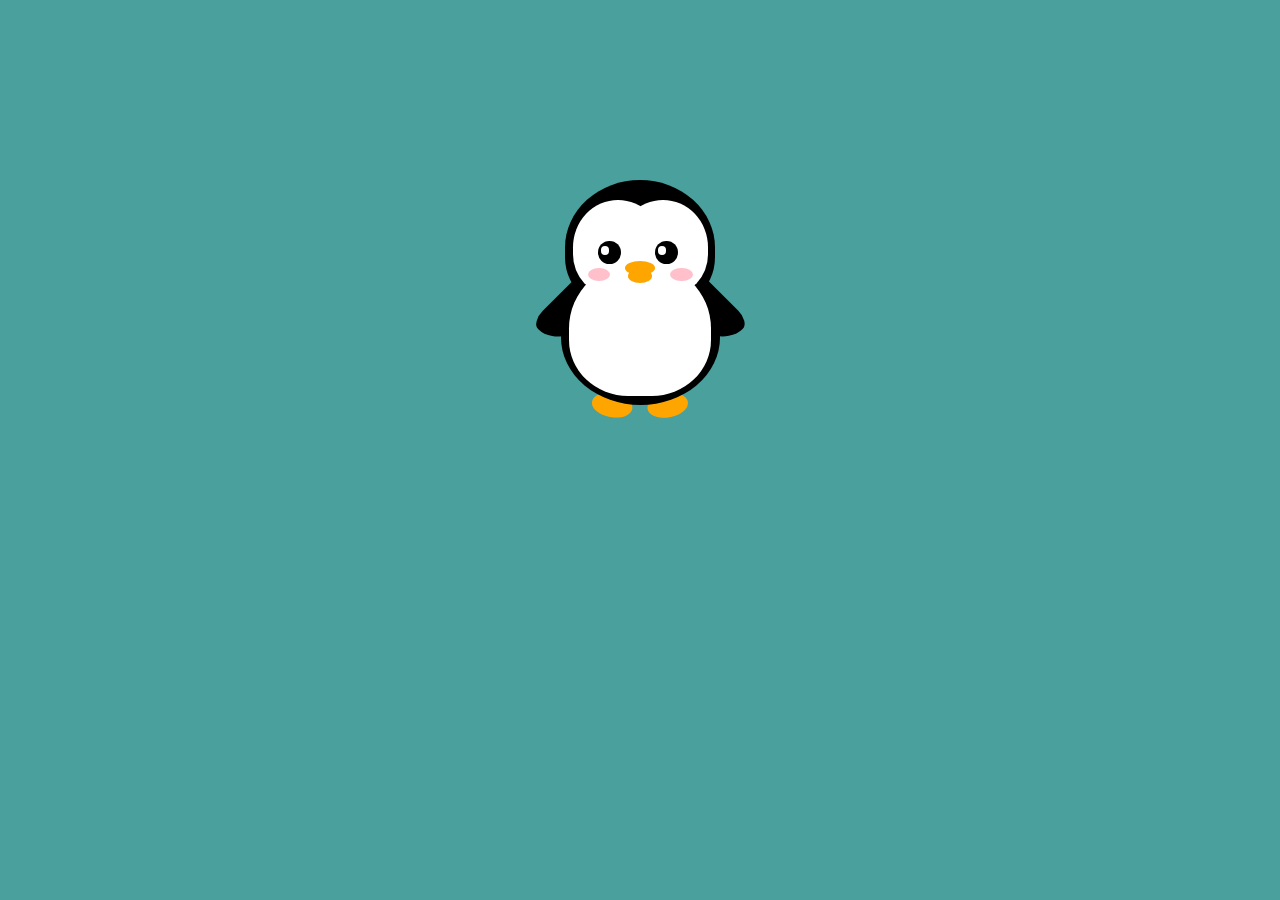
<file: day1/index.html>
<!DOCTYPE html>
<html lang="en">
<head>
    <meta charset="UTF-8">
    <title>Pure CSS drawing</title>
    <link rel="stylesheet" href="./style.css">
</head>
<body>
    <div class="penguin">
        <div class="penguin-bottom">
            <div class="left-hand"></div>
            <div class="right-hand"></div>
            <div class="left-feet"></div>
            <div class="right-feet"></div>
        </div>
        <div class="penguin-top">
            <div class="left-cheek"></div>
            <div class="right-cheek"></div>
            <div class="belly"></div>
            <div class="left-eye">
                <div class="sparkle"></div>
            </div>
            <div class="right-eye">
                <div class="sparkle"></div>
            </div>
            <div class="left-blush"></div>
            <div class="right-blush"></div> 
            <div class="top-beak"></div>
            <div class="bottom-beak"></div>
        </div>
    </div>
</body>
</html>
</file>
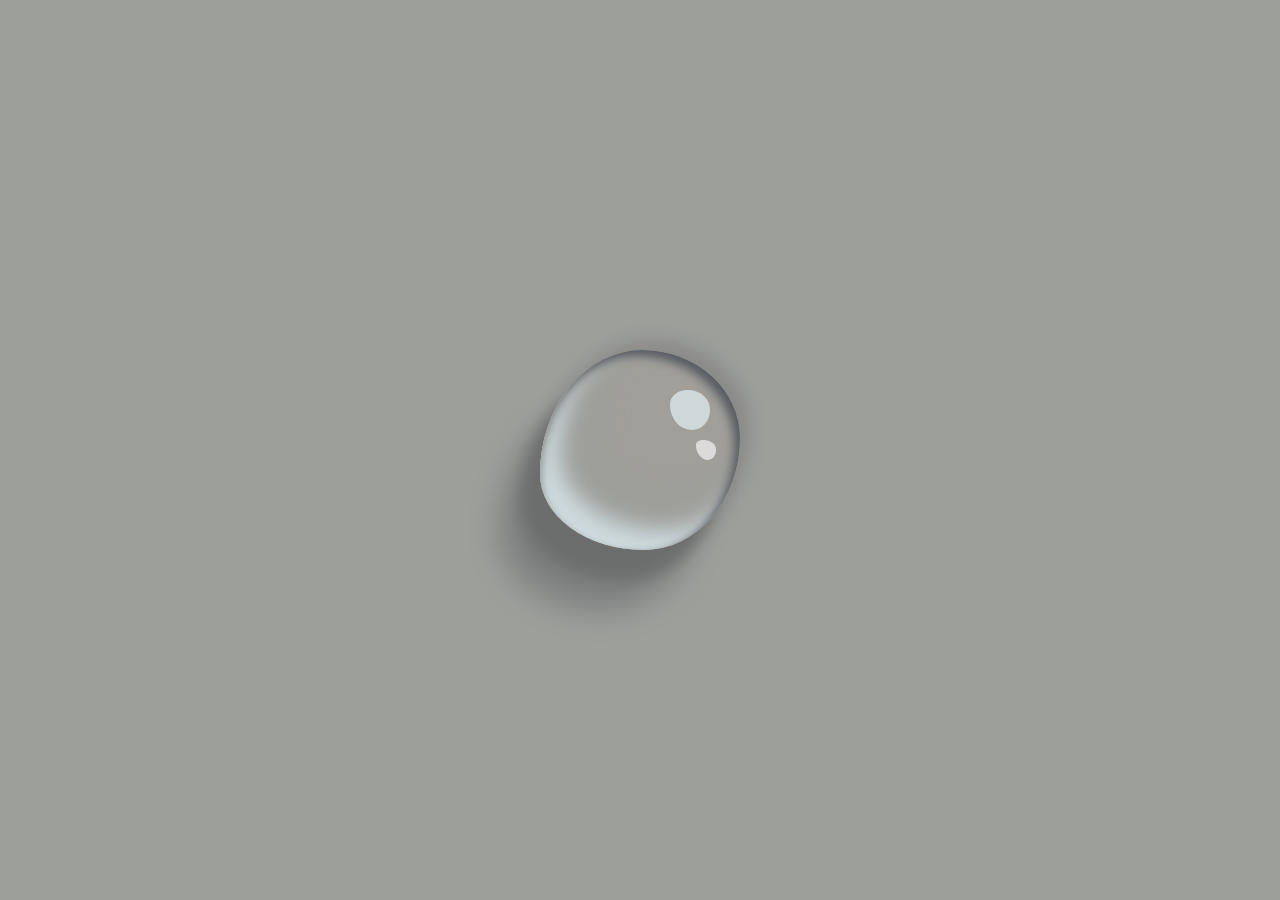
<file: day10/index.html>
<!DOCTYPE html>
<html lang="en">
<head>
    <meta charset="UTF-8">
    <meta http-equiv="X-UA-Compatible" content="IE=edge">
    <meta name="viewport" content="width=device-width, initial-scale=1.0">
    <title>Pure CSS Drawing</title>
    <link rel="stylesheet" href="./style.css">
</head>
<body>
    <div class="drop"></div>
</body>
</html>
</file>
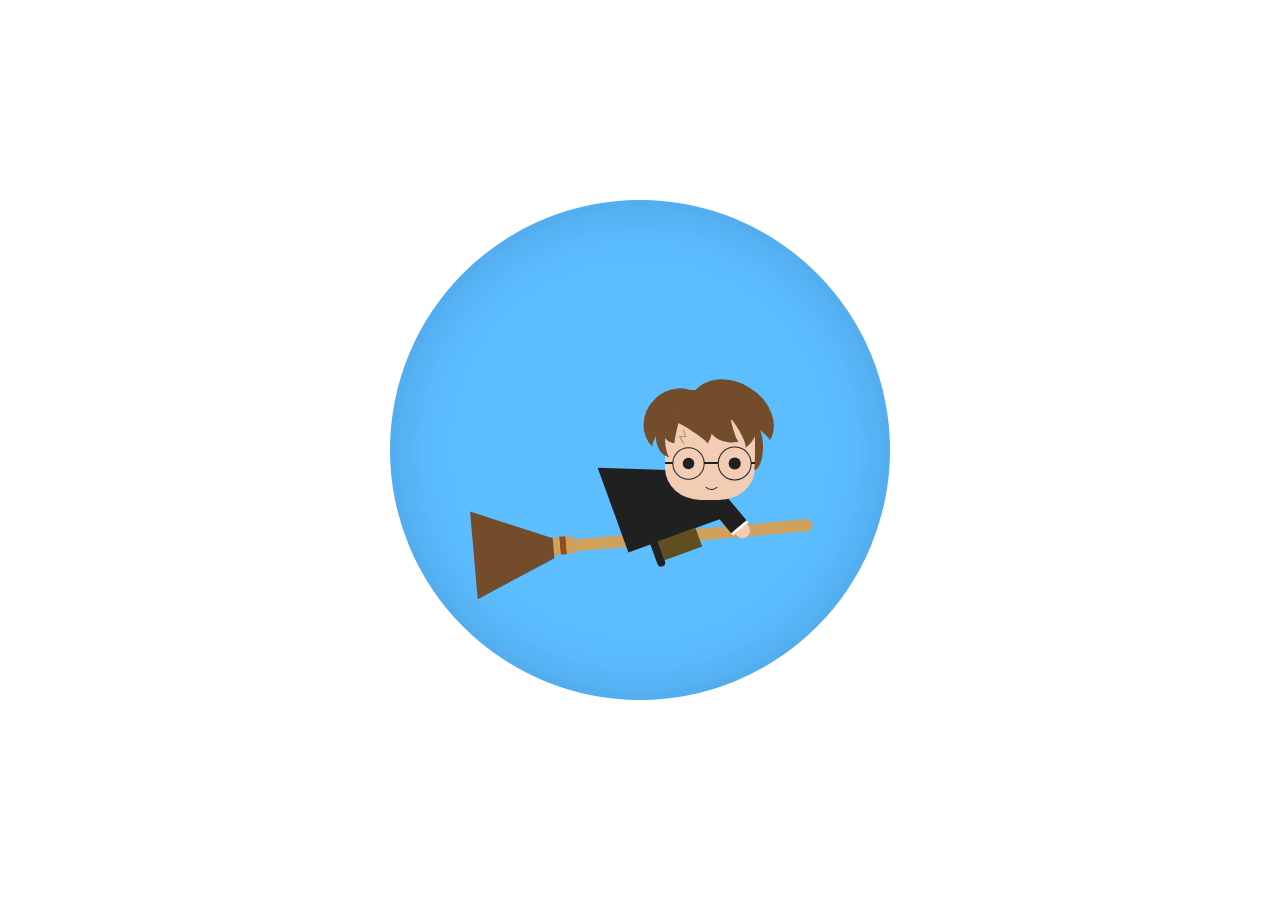
<file: day11/index.html>
<!DOCTYPE html>
<html lang="en">
<head>
    <meta charset="UTF-8">
    <meta http-equiv="X-UA-Compatible" content="IE=edge">
    <meta name="viewport" content="width=device-width, initial-scale=1.0">
    <title>Pure CSS Drawing</title>
    <link rel="stylesheet" href="./style.css">
</head>
<body>
    <div class="wrapper">
        <div class="cloud cloud-1"></div>
        <div class="cloud cloud-2"></div>
        <div class="cloud cloud-3"></div>
        <div class="cloud cloud-4"></div>
        <div class="container">
            <div class="broom"></div>
            <div class="harry">
                <div class="cloak"></div>
                <div class="leg"></div>
                <div class="face">
                    <div class="hair-1"></div>
                    <div class="hair-2"></div>
                    <div class="hair-3"></div>
                    <div class="glasses"></div>
                    <div class="eye"></div>
                    <div class="scar"></div>
                    <div class="mouth"></div>
                </div>
            </div>
        </div>
    </div>
</body>
</html>
</file>
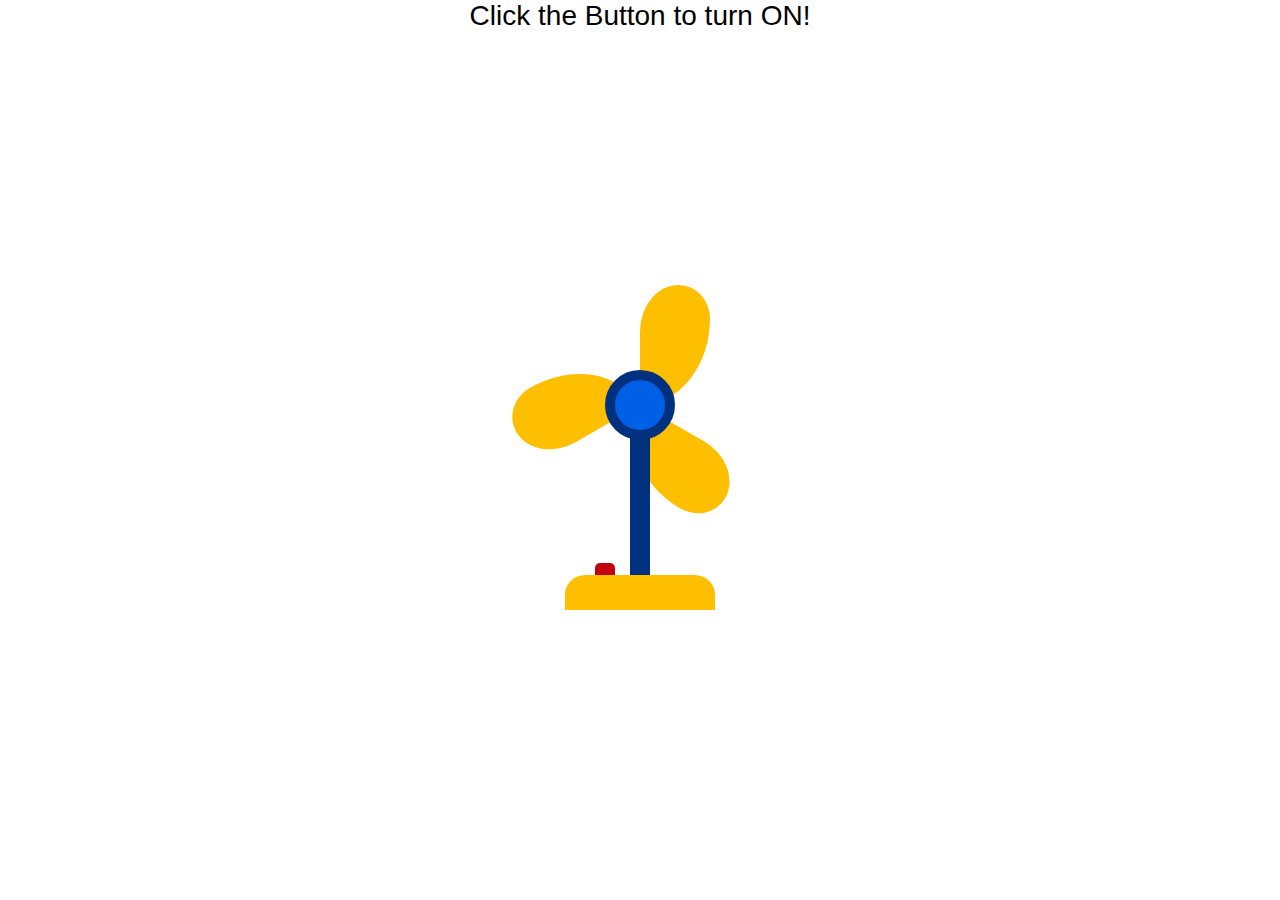
<file: day12/index.html>
<!DOCTYPE html>
<html lang="en">
<head>
    <meta charset="UTF-8">
    <meta http-equiv="X-UA-Compatible" content="IE=edge">
    <meta name="viewport" content="width=device-width, initial-scale=1.0">
    <title>Pure CSS Drawing</title>
    <link rel="stylesheet" href="./style.css">
</head>
<body>
   <div class="fan">
       <input type="checkbox" id="btn">
       <label for="btn">
           <span></span>
           <span></span>
           <span></span>
       </label>
       <div class="base"></div>
   </div>
   <div class="text">
    Click the Button to turn ON!
   </div>
</body>
</html>
</file>
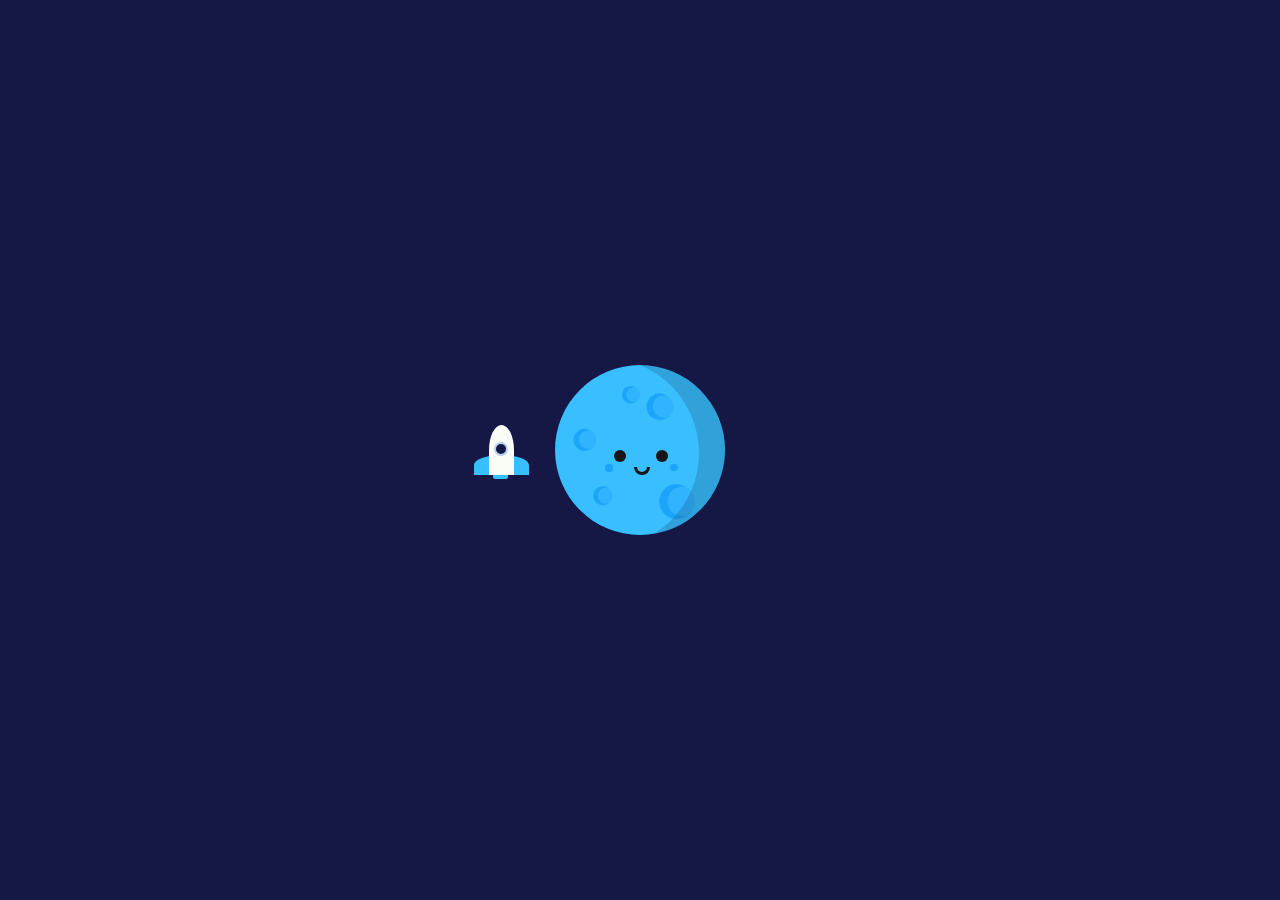
<file: day13/index.html>
<!DOCTYPE html>
<html lang="en">
<head>
    <meta charset="UTF-8">
    <meta http-equiv="X-UA-Compatible" content="IE=edge">
    <meta name="viewport" content="width=device-width, initial-scale=1.0">
    <title>Pure CSS Drawing</title>
    <link rel="stylesheet" href="./style.css">
</head>
<body>  
<div class="container">
        <div class="moon">
            <div class="crater crater-1"></div>
            <div class="crater crater-2"></div>
            <div class="crater crater-3"></div>
            <div class="crater crater-4"></div>
            <div class="crater crater-5"></div>
            <div class="shadow"></div>
            <div class="eye eye-l"></div>
            <div class="eye eye-r"></div>
            <div class="mouth"></div>
            <div class="blush blush-1"></div>
            <div class="blush blush-2"></div>
        </div>
        <div class="orbit">
            <div class="rocket">
                <div class="window"></div>
            </div>
        </div>
    </div>
</body>
</html>
</file>
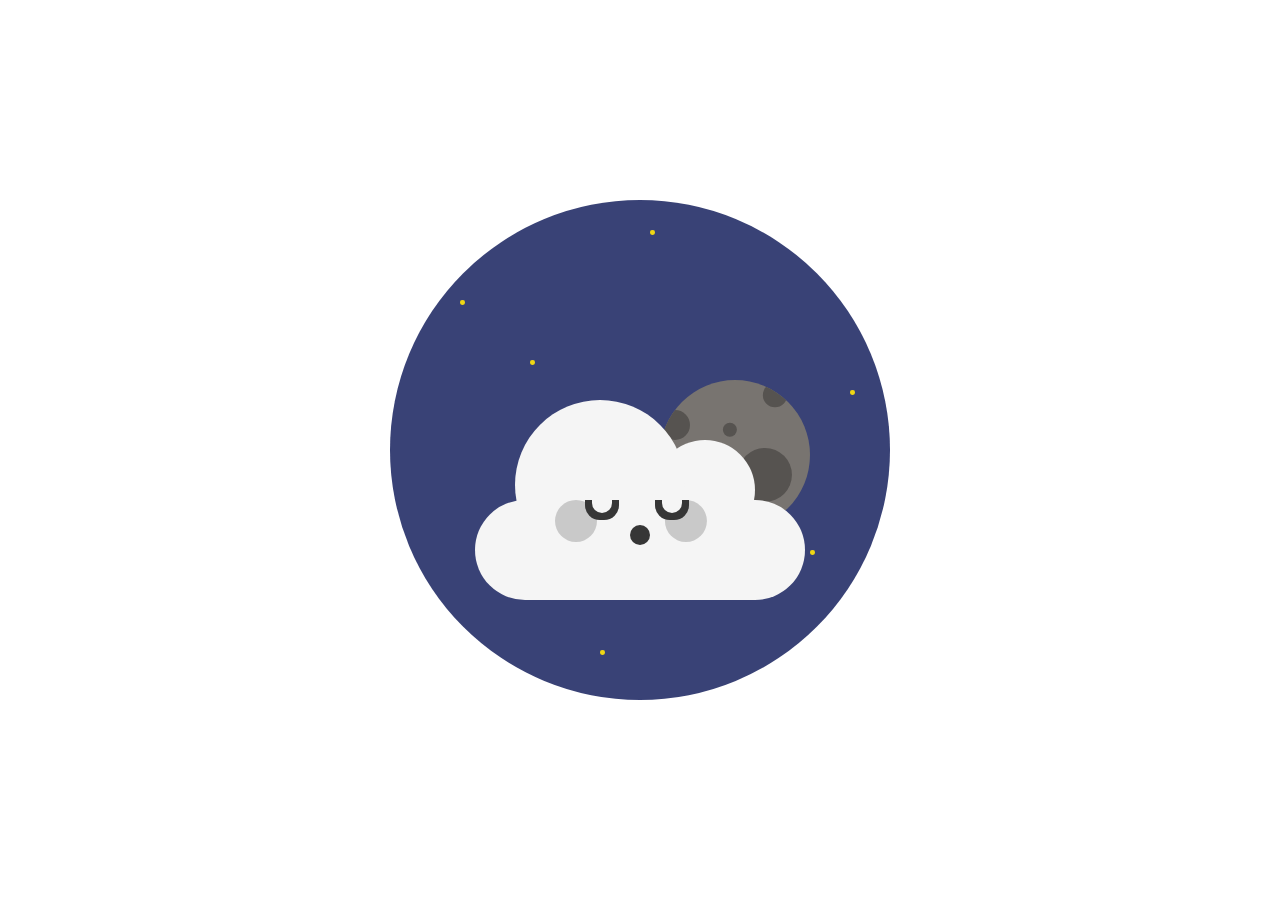
<file: day14/index.html>
<!DOCTYPE html>
<html lang="en">
<head>
    <meta charset="UTF-8">
    <meta http-equiv="X-UA-Compatible" content="IE=edge">
    <meta name="viewport" content="width=device-width, initial-scale=1.0">
    <title>Pure CSS Drawing</title>
    <link rel="stylesheet" href="./style.css">
</head>
<body>
      <div class="container">
      <div class="moon"></div>
      <div class="cloud">
        <div class="blush"></div>
        <div class="eye-l"></div>
        <div class="eye-r"></div>
        <div class="mouth"></div>
      </div>
      <div class="star star-1"></div>
      <div class="star star-2"></div>
      <div class="star star-3"></div>
      <div class="star star-4"></div>
      <div class="star star-5"></div>
      <div class="star star-6"></div>
    </div>
  </body>
</html>
</file>
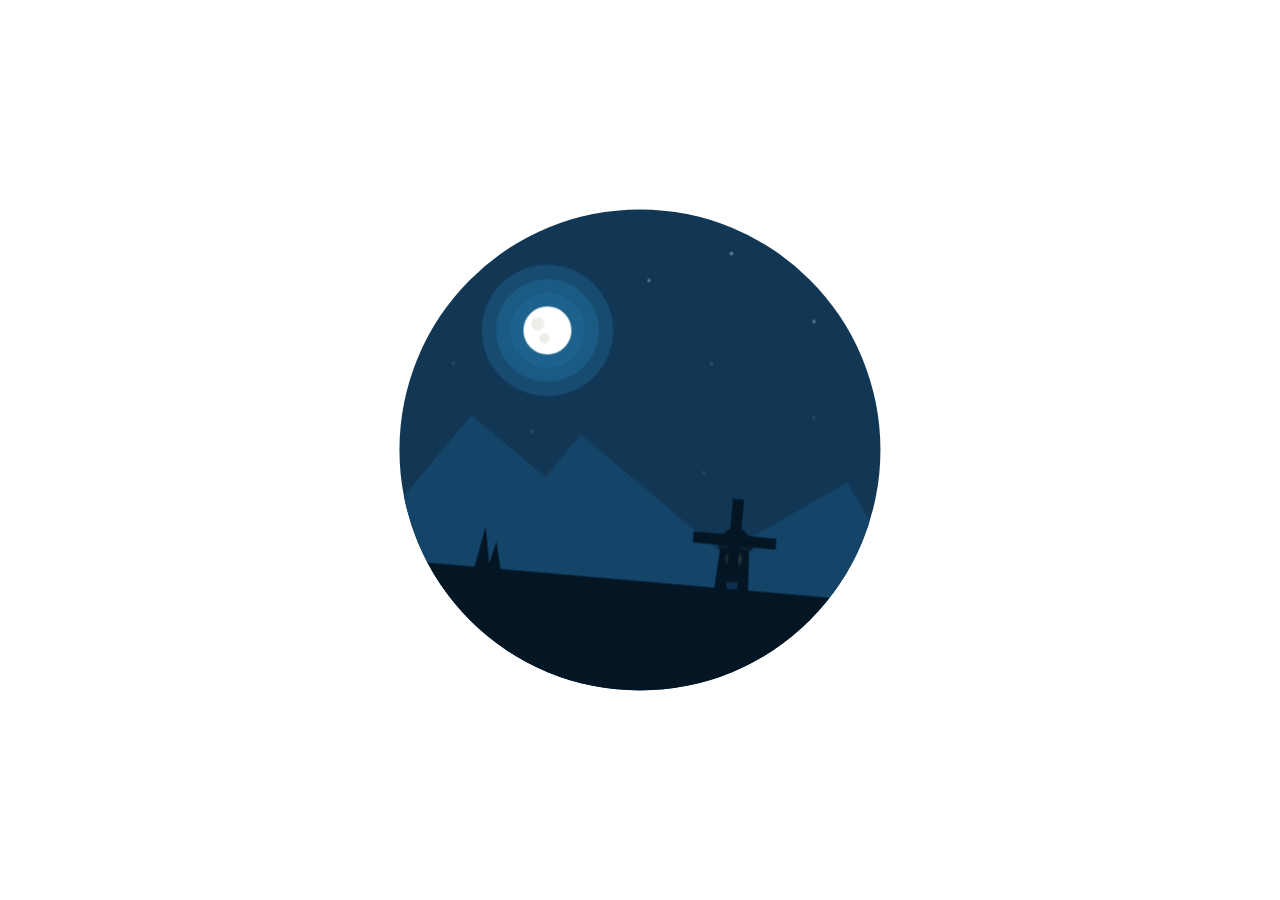
<file: day15/index.html>
<!DOCTYPE html>
<html lang="en">
<head>
    <meta charset="UTF-8">
    <meta http-equiv="X-UA-Compatible" content="IE=edge">
    <meta name="viewport" content="width=device-width, initial-scale=1.0">
    <title>Pure CSS Drawing</title>
    <link rel="stylesheet" href="./style.css">
</head>
<body>
    <div class="container">
        <div class="star star-1"></div>
        <div class="star star-2"></div>
        <div class="star star-3"></div>
        <div class="moon"></div>
        <div class="shooting-star"></div>
        <div class="mountains"></div>
        <div class="land">
          <div class="windmill">
            <div class="light"></div>
            <div class="blades"></div>
          </div>
          <div class="tree"></div>
        </div>
      </div>
</body>
</html>
</file>
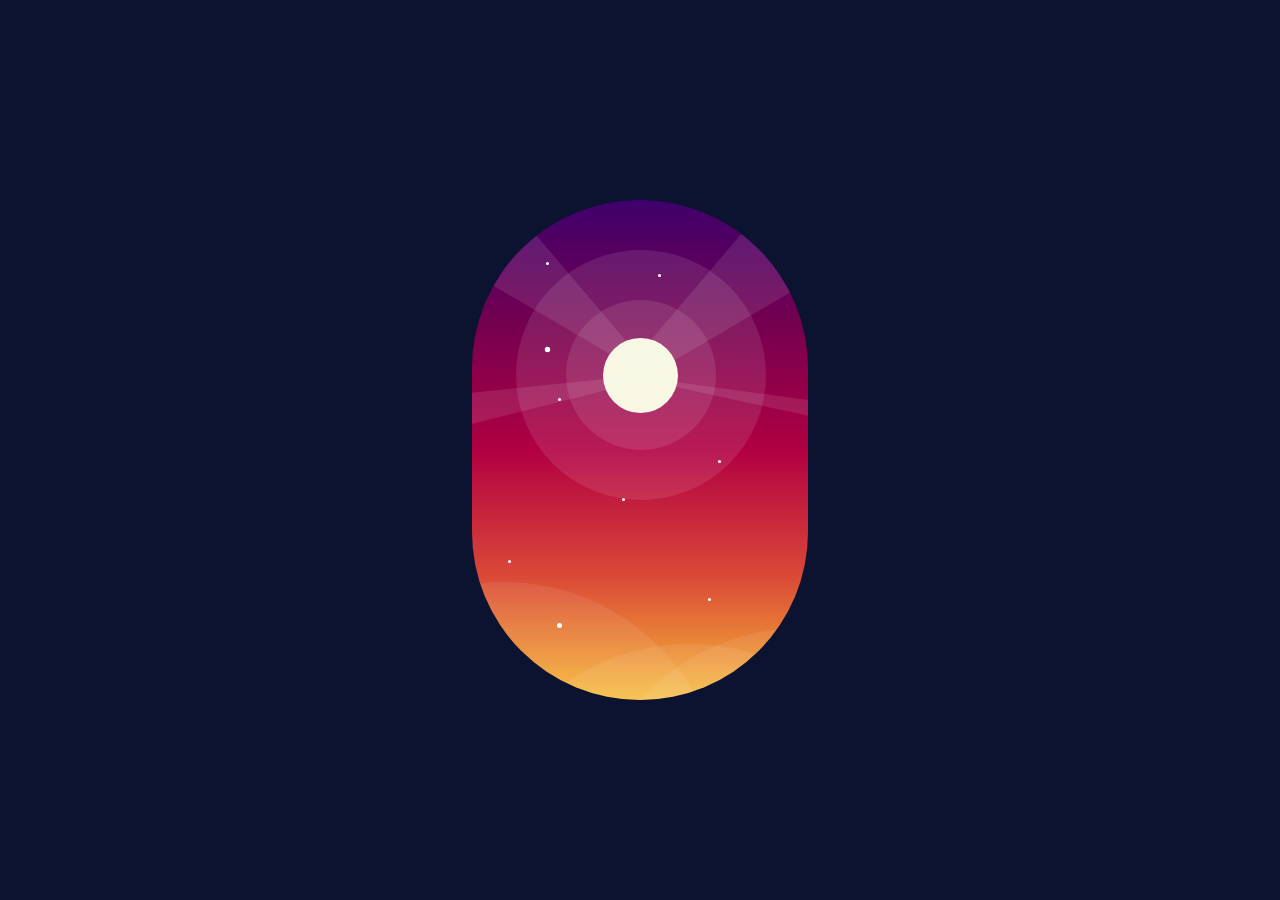
<file: day16/index.html>
<!DOCTYPE html>
<html lang="en">
<head>
    <meta charset="UTF-8">
    <meta http-equiv="X-UA-Compatible" content="IE=edge">
    <meta name="viewport" content="width=device-width, initial-scale=1.0">
    <title>Pure CSS Drawing</title>
    <link rel="stylesheet" href="./style.css">
</head>
<body>
    <div class="container">
        <div class="glow"></div>
        <div class="stars"></div>
        <div class="spinner">
          <div class="sun">
            <div class="ray1"></div>
            <div class="ray2"></div>
            <div class="ray3"></div>
            <div class="ray4"></div>
          </div>
          <div class="moon"></div>
        </div>
      </div>
</body>
</html>
</file>
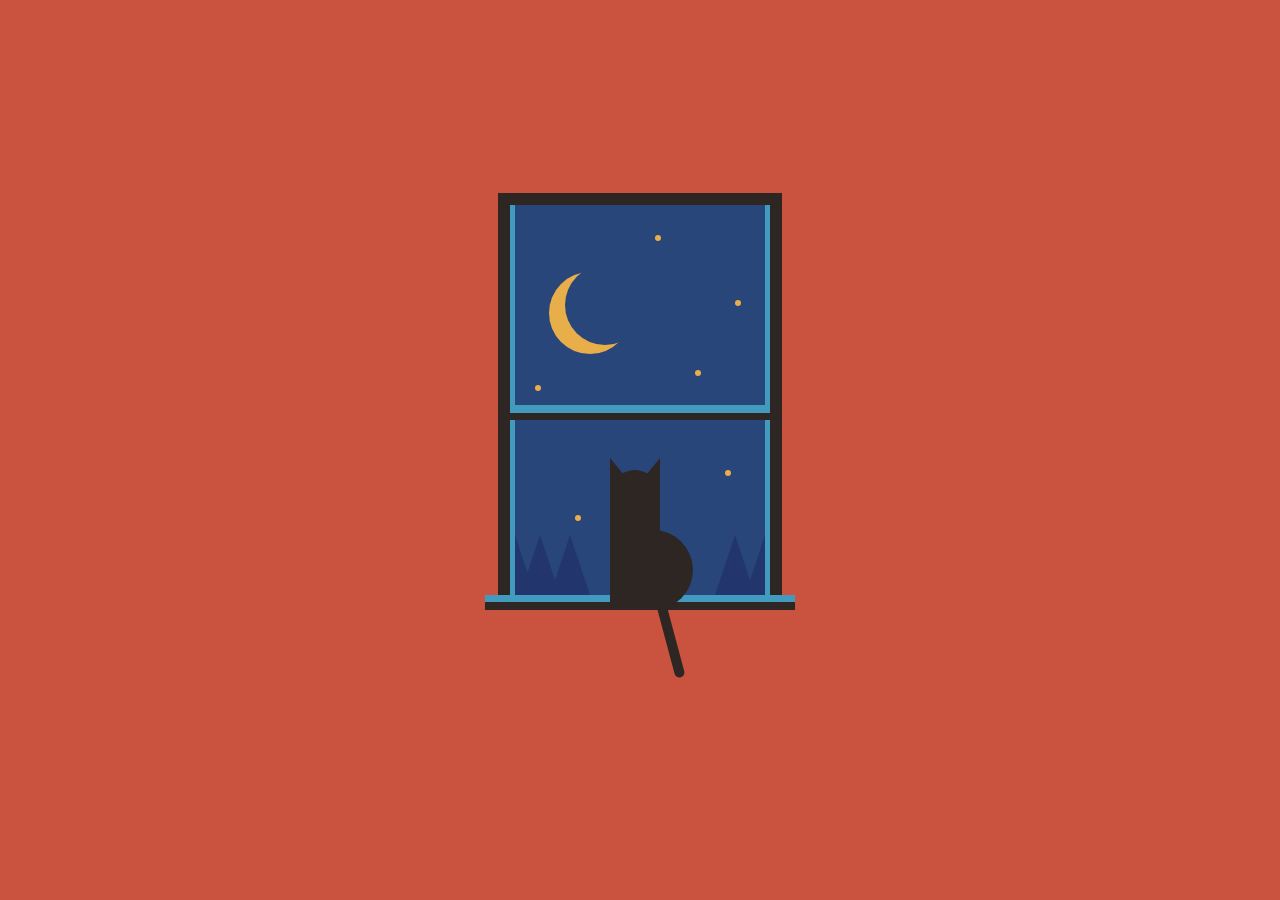
<file: day17/index.html>
<!DOCTYPE html>
<html lang="en">
<head>
    <meta charset="UTF-8">
    <meta http-equiv="X-UA-Compatible" content="IE=edge">
    <meta name="viewport" content="width=device-width, initial-scale=1.0">
    <title>Pure CSS Drawing</title>
    <link rel="stylesheet" href="./style.css">
</head>
<body>
    <body>
        <div class="container">
          <div class="window">
            <div class="mountain-1"></div>
            <div class="mountain-2"></div>
            <div class="kitty">
              <div class="ear"></div>
            </div>
            <div class="moon"></div>
            <div class="star"></div>
          </div>
        </div>
</body>
</html>
</file>
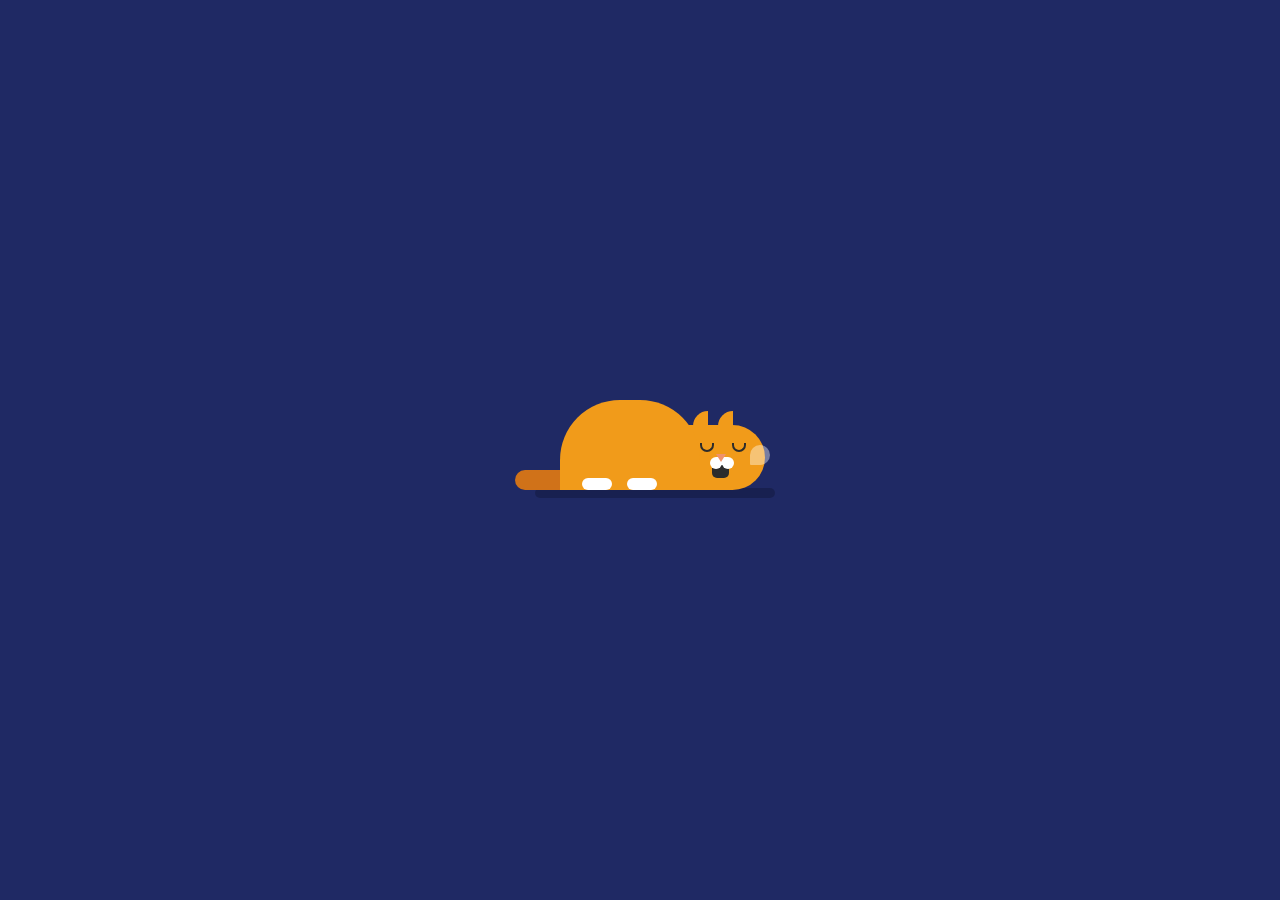
<file: day18/index.html>
<!DOCTYPE html>
<html lang="en">
<head>
    <meta charset="UTF-8">
    <meta http-equiv="X-UA-Compatible" content="IE=edge">
    <meta name="viewport" content="width=device-width, initial-scale=1.0">
    <title>Pure CSS Drawing</title>
    <link rel="stylesheet" href="./style.css">
</head>
<body>
        <div class="container">
            <div class="shadow"></div>
            <div class="cat">
                <div class="ear"></div>
                <div class="eye"></div>
                <div class="mouth"></div>
                <div class="nose"></div>
                <div class="tail"></div>
                <div class="body"></div>
                <div class="bubble"></div>
            </div>
        </div>
    </body>
</html>
</file>
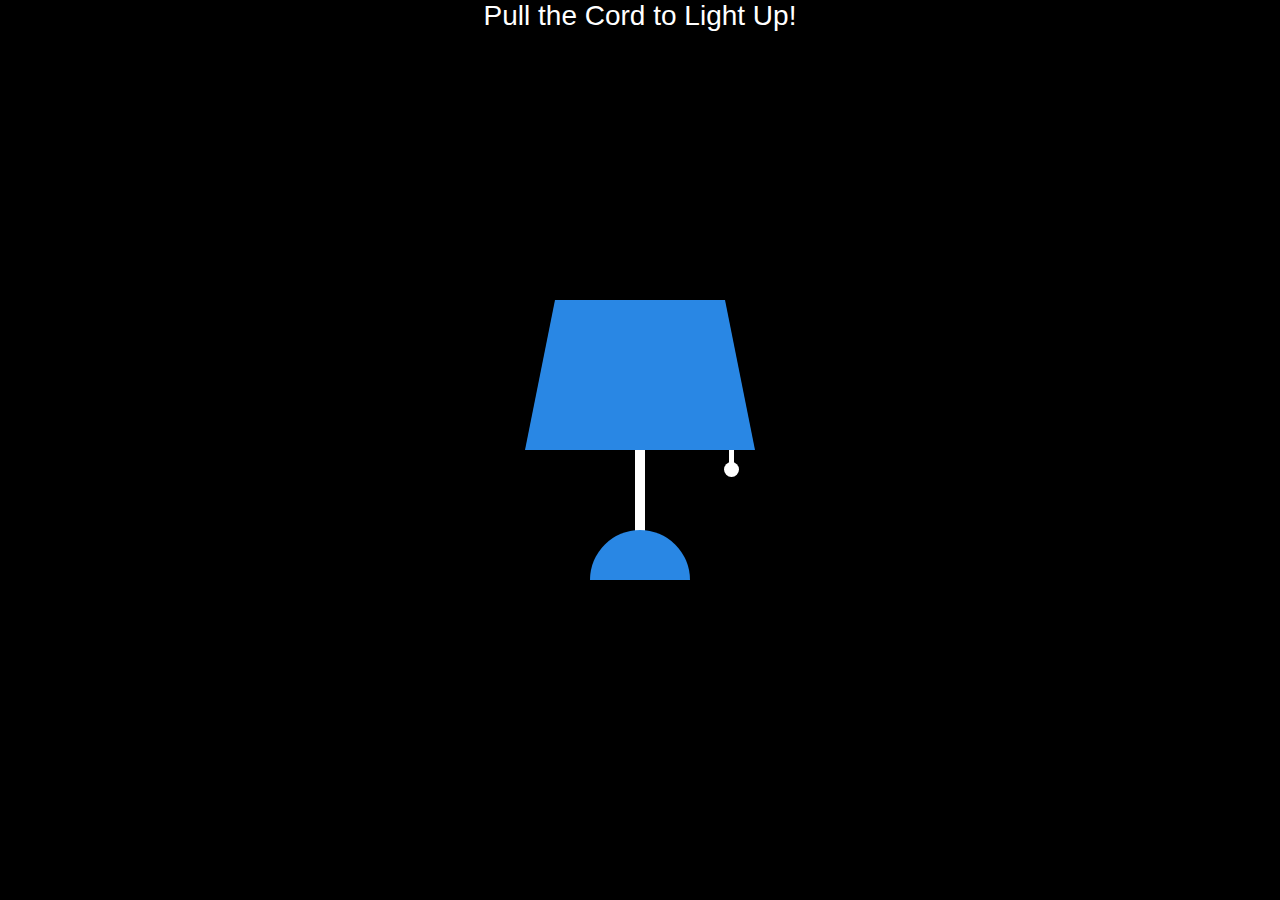
<file: day19/index.html>
<!DOCTYPE html>
<html lang="en">
<head>
    <meta charset="UTF-8">
    <meta http-equiv="X-UA-Compatible" content="IE=edge">
    <meta name="viewport" content="width=device-width, initial-scale=1.0">
    <title>Pure CSS Drawing</title>
    <link rel="stylesheet" href="./style.css">
</head>
<body>
    <body>
        <div class="container">
            <div class="lamp">
                <input type="checkbox">
            </div>
        </div>
        <div class="text">
            Pull the Cord to Light Up!
        </div>
</body>
</html>
</file>
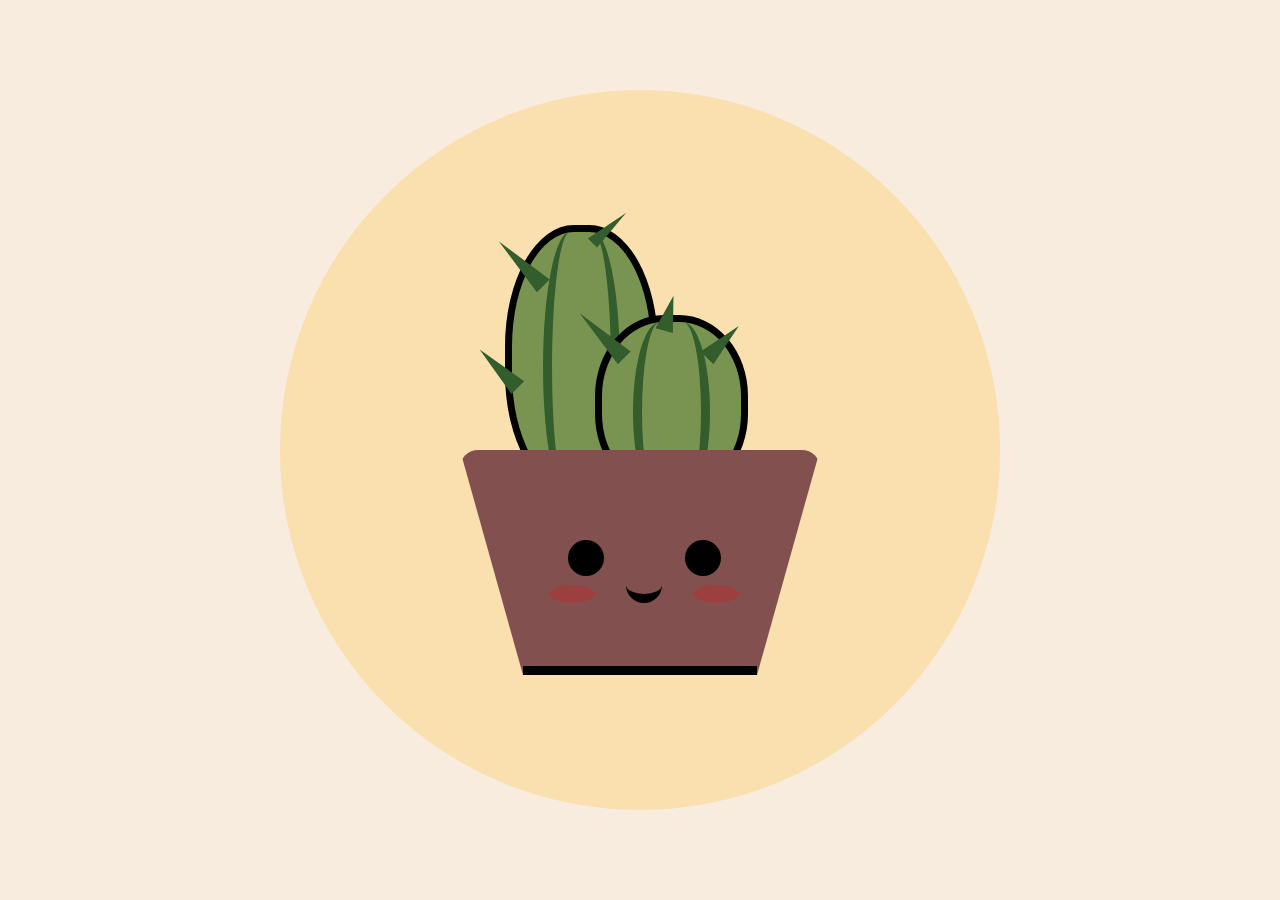
<file: day2/index.html>
<!DOCTYPE html>
<html lang="en">
<head>
    <meta charset="UTF-8">
    <meta http-equiv="X-UA-Compatible" content="IE=edge">
    <meta name="viewport" content="width=device-width, initial-scale=1.0">
    <title>Pure CSS Drawing</title>
    <link rel="stylesheet" href="./style.css">
</head>
<body>
    <div class="canvas">
        <div class="circle">
            <div class="cactus">
                <div class="pricks"></div>
            </div>

            <div class="cactusSmall">
                <div class="pricksRight"></div>
            </div>

            <div class="pot">
                <div class="eyes"></div>
                <div class="cheeks"></div>
                <div class="mouth"></div>
            </div>
        </div>
    </div>
</body>
</html>
</file>
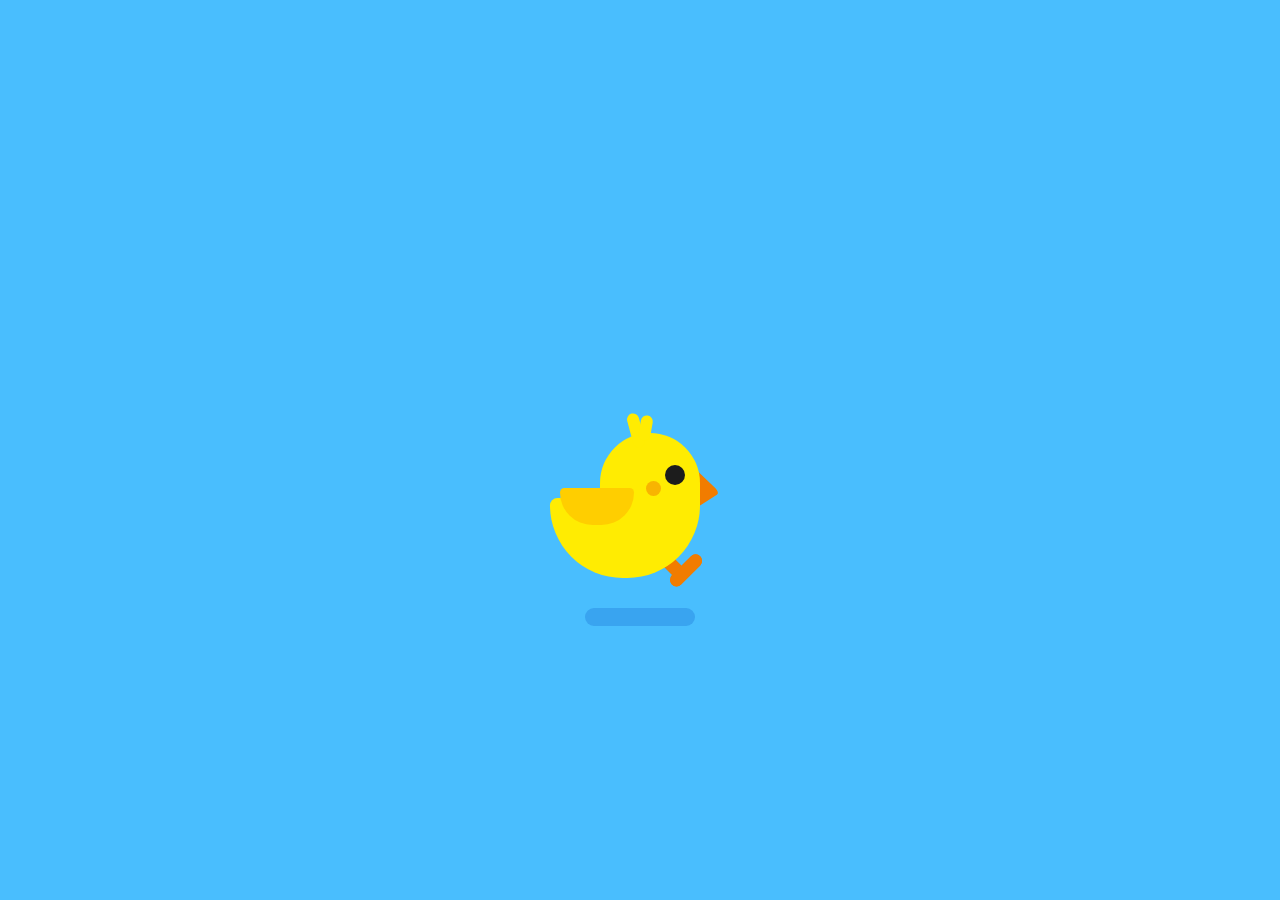
<file: day20/index.html>
<!DOCTYPE html>
<html lang="en">
<head>
    <meta charset="UTF-8">
    <meta http-equiv="X-UA-Compatible" content="IE=edge">
    <meta name="viewport" content="width=device-width, initial-scale=1.0">
    <title>Pure CSS Drawing</title>
    <link rel="stylesheet" href="./style.css">
</head>
<body>
    <div class="container">
        <div class="chick">
          <div class="body">
            <div class="wing"></div>
            <div class="beak"></div>
            <div class="eye"></div>
            <div class="blush"></div>
            <div class="feather"></div>
          </div>
          <div class="left-leg"></div>
          <div class="right-leg"></div>
        </div>
        <div class="shadow"></div>
        <div class="cloud cloud1"></div>
        <div class="cloud cloud2"></div>
        <div class="cloud cloud3"></div>
        <div class="cloud cloud4"></div>
      </div>
</body>
</html>
</file>
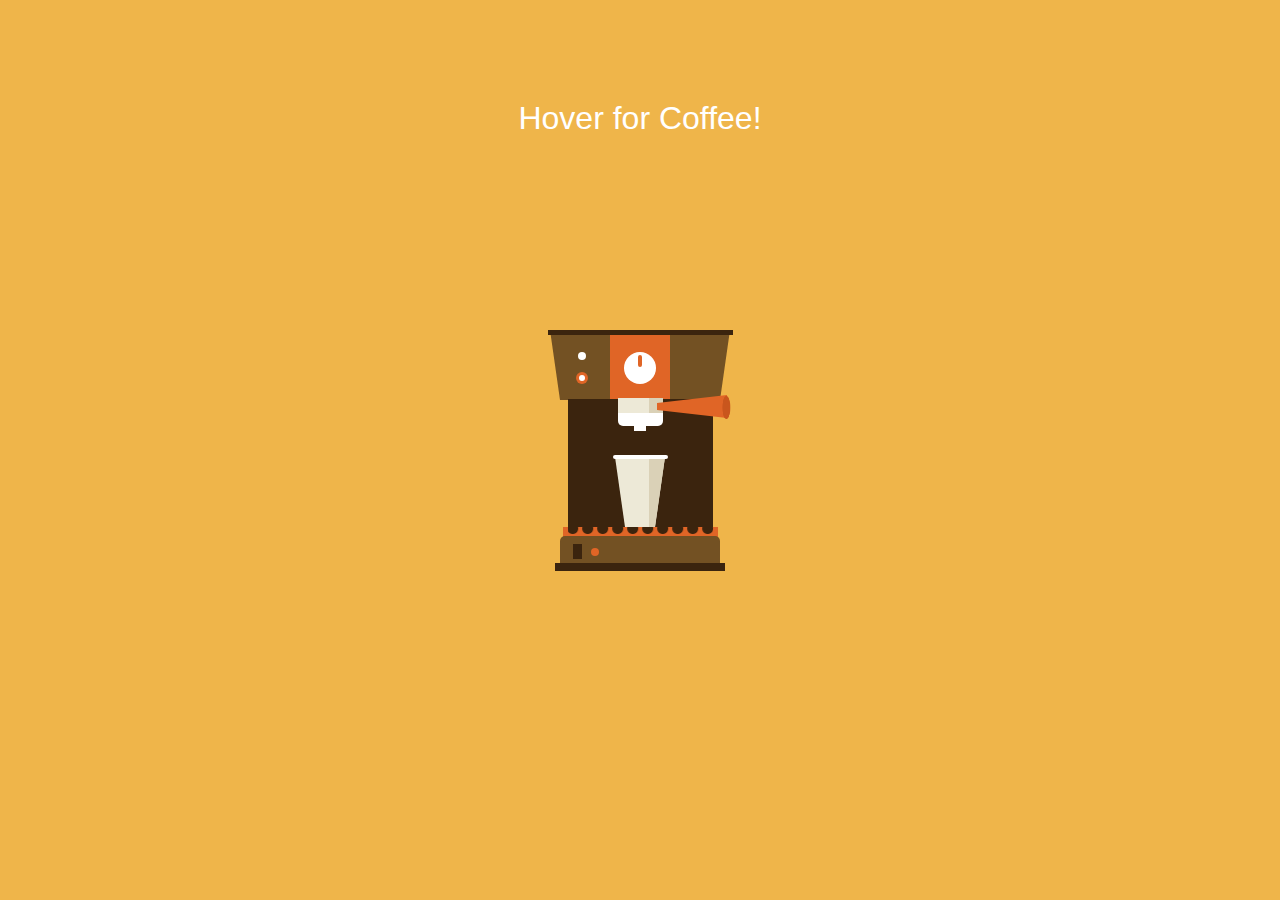
<file: day21/index.html>
<!DOCTYPE html>
<html lang="en">
<head>
    <meta charset="UTF-8">
    <meta http-equiv="X-UA-Compatible" content="IE=edge">
    <meta name="viewport" content="width=device-width, initial-scale=1.0">
    <title>Pure CSS Drawing</title>
    <link rel="stylesheet" href="./style.css">
</head>
<body>
    <body>
        <div class="container">
            <div class="upper">
                <div class="timer"></div>
                <div class="upper-btn"></div>
            </div>
            <div class="filter">
                <div class="filter-base"></div>
                <div class="handle"></div>
                <div class="coffee"></div>
                <div class="steam"></div>
                <div class="coffee-drop"></div>
            </div>
            <div class="back">
                <div class="tray"></div>
                <div class="cup"></div>
            </div>
            <div class="lower">
                <div class="lower-btn"></div>
            </div>
        </div>
        <div class="text">
            Hover for Coffee!
        </div>
</body>
</html>
</file>
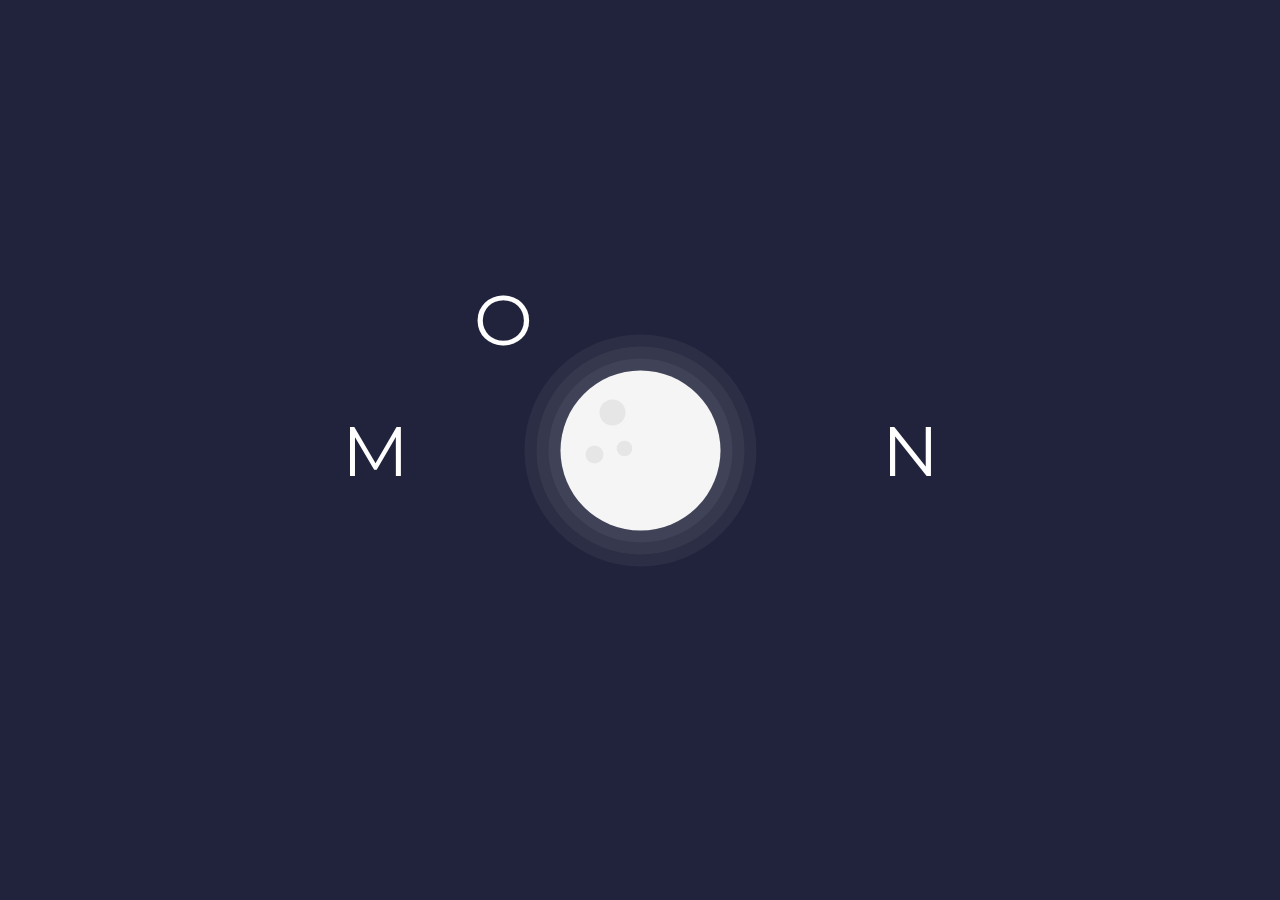
<file: day22/index.html>
<!DOCTYPE html>
<html lang="en">
<head>
    <meta charset="UTF-8">
    <meta http-equiv="X-UA-Compatible" content="IE=edge">
    <meta name="viewport" content="width=device-width, initial-scale=1.0">
    <title>Pure CSS Drawing</title>
    <link rel="stylesheet" href="./style.css">
    <link
      href="https://fonts.googleapis.com/css2?family=Montserrat:wght@500&display=swap"
      rel="stylesheet"
    />
</head>
<body>
    <div class="container">
        <p class="letter letter-M">M</p>
        <div class="moon">
          <div class="orbit">
            <p>O</p>
          </div>
        </div>
        <p class="letter letter-N">N</p>
      </div>
</body>
</html>
</file>
<file: day1/style.css>
*{
    margin: 0;
    padding: 0;
    box-sizing: border-box;
}

body{
    background: #49a09d;
}

.penguin{
    width: 300px;
    height: 300px;
    position: relative;
    margin: auto;
    margin-top: 150px;

}

.penguin *{
    position: absolute;
}

.penguin-top{

    width: 50%;
    height: 45%;
    background: #000;
    border-radius: 70% 70% 60% 60%;
    top: 10%;
    left: 25%;
}

.penguin-bottom{
    width: 53%;
    height: 45%;
    background: #000;
    top: 40%;
    left: 23.5%;
    border-radius: 70% 70% 100% 100%;
}

.right-hand{
    width: 30%;
    height: 60%;
    background: #000;
    border-radius: 30% 30% 120% 30%;
    top: 0;
    left: -5%;
    transform: rotate(45deg);
}

.left-hand{
    width: 30%;
    height: 60%;
    background: #000;
    border-radius: 30% 30% 30% 120%;
    top: 0;
    left: 75%;
    transform: rotate(-45deg);
}

.right-cheek{
    width: 60%;
    height: 70%;
    background: #fff;
    border-radius: 70% 70% 60% 60%;
    top: 15%;
    left: 35%;
}

.left-cheek{
    width: 60%;
    height: 70%;
    background: #fff;
    border-radius: 70% 70% 60% 60%;
    top: 15%;
    left: 5%;
}

.belly{
    width: 95%;
    height: 100%;
    background: #fff;
    border-radius: 120% 120% 100% 100%;
    top:60%;
    left: 2.5%;
}

.right-feet{
    width: 15%;
    height: 30%;
    background: orange;
    border-radius: 50%;
    top: 85%;
    left: 60%;
    transform: rotate(80deg);
    z-index: -2222;
}

.left-feet{
    width: 15%;
    height: 30%;
    background: orange;
    border-radius: 50%;
    top: 85%;
    left: 25%;
    transform: rotate(-80deg);
    z-index: -2222;
}

.right-eye{
    width: 15%;
    height: 17%;
    background: #000;
    border-radius: 50%;
    top: 45%;
    left: 60%;
}

.left-eye{
    width: 15%;
    height: 17%;
    background: #000;
    border-radius: 50%;
    top: 45%;
    left: 22%;
}

.sparkle{
    width: 35%;
    height: 35%;
    background: #fff;
    border-radius: 50%;
    top: 25%;
    left: 15%;
}

.right-blush{
    width: 15%;
    height: 10%;
    background: pink;
    border-radius: 50%;
    top:65%;
    left: 15%;
}

.left-blush{
    width: 15%;
    height: 10%;
    background: pink;
    border-radius: 50%;
    top:65%;
    left: 70%;
}

.top-beak{
    width: 20%;
    height: 10%;
    background: orange;
    border-radius: 50%;
    top: 60%;
    left: 40%;
}

.bottom-beak{
    width: 16%;
    height: 10%;
    background: orange;
    border-radius: 50%;
    top: 66%;
    left: 42%;
}
</file>
<file: day10/style.css>
body{
    margin: 0;
    background: #9d9f9b;
    display: flex;
    height: 100vh;
    width: 100vw;
    justify-content: center;
    place-items: center;
}

.drop{
    position: relative;
    height: 200px;
    width: 200px;
    background: #a19f9a;
    border-radius: 51% 49% 48% 52% / 62% 44% 56% 38%;
    opacity: 0.8;
    box-shadow: 9px -9px 20px #838383;
}

.drop::before{
    content: '';
    position: absolute;
    height: 100%;
    width: 100%;
    background: #a19f9a;
    border-radius: 51% 49% 48% 52% / 62% 44% 56% 38%;
    box-shadow: -20px 30px 16px #616263,
                -40px 60px 32px #757778,
                inset -6px 6px 10px #484c55,
                inset 2px 6px 10px #a1a3a0,
                inset 20px -20px 22px #dbeaf0,
                inset 40px -40px 44px #9ea09c;
}

.drop::after{
    content: '';
    position: absolute;
    height: 40px;
    width: 40px;
    background: #ebfafc;
    border-radius: 44% 56% 46% / 36% 50% 50% 64%;
    left: 130px;
    top: 40px;
    box-shadow: 16px 40px 0 -10px white;
    opacity: 0.8;
}
</file>
<file: day11/style.css>
body{
    margin: 0;
    padding: 0;
}

.wrapper{
    background-color: #5cbeff;
    height: 31.25em;
    width: 31.25em;
    position: absolute;
    transform: translate(-50%, -50%);
    top: 50%;
    left: 50%;
    border-radius: 50%;
    box-shadow: inset 0 0 4em rgba(6,31,95,0.2);
}

.container{
    height: 21.87em;
    width: 21.87em;
    position: absolute;
    margin: auto;
    left: 0;
    right: 0;
    bottom: 0;
    animation: fly 7s infinite;
}

@keyframes fly {
    50% {
      transform: translateY(-6.25em);
    }
  }

.broom{
    background-color: #cfa15d;
    height: 0.75em;
    width: 16.25em;
    position: absolute;
    top: 11.25em;
    left: 5.5em;
    transform: rotate(-5deg);
    border-radius: 0 0.75em 0.75em 0;
}

.broom::before{
    position: absolute;
    content: '';
    height: 1.12em;
    width: 1.25em;
    background: linear-gradient(
        to right,
        #cfa15d 32%, 
        #8e4d24 35%, 
        #8e4d24 62%,
        #cfa15d 65%
    );
    bottom: -0.15em;
}

.broom::after{
    position: absolute;
    content: '';
    height: 1.25em;
    width: 0;
    border-left: 5em solid #724c2b;
    border-top: 2.18em solid transparent;
    border-bottom: 2.18em solid transparent;
    bottom: -2.43em;
    left: -5em;
}


.harry{
    position: absolute;
    left: 4.37em;
    top: 19.37em;
    z-index: 1;
}

.cloak{
    width: 0;
    height: 3.12em;
    border-left: 6.25em solid #202020;
    border-top: 2.5em solid transparent;
    position: absolute;
    bottom: 7.62em;
    left: 4.68em;
    transform: rotate(-20deg);
}

.cloak::before{
    position: absolute;
    content: '';
    background: linear-gradient(#202020 93%, #ffffff 95%);
    height: 3.12em;
    width: 1.25em;
    right: -0.93em;
    top: 1.12em;
    transform: rotate(-20deg);
}

.cloak::after{
    position: absolute;
    content: '';
    height: 0.62em;
    width: 0.93em;
    background-color: #f3ccb4;
    top: 4.12em;
    left: 0.5em;
    border-radius: 0 0 0.62em 0.62em;
    transform: rotate(-20deg);
}

.leg{
    position: absolute;
    background-color: #604e21;
    height: 2.5em;
    width: 1.25em;
    bottom: 6em;
    left: 8.43em;
    transform: rotate(70deg);
}

.leg::before{
    position: absolute;
    content: '';
    background-color: #202020;
    height: 0.5em;
    width: 1.56em;
    border-radius: 0 1.25em 1.25em 0;
    top: 2.5em;
}

.face{
    position: absolute;
    background-color: #f3ccb4;
    height: 5em;
    width: 5.62em;
    bottom: 10em;
    left: 8.12em;
    border-radius: 0 0 40% 40%;
}

.hair-1{
    position: absolute;
    height: 2.5em;
    width: 1.25em;
    background-color: transparent;
    border-left: 0.62em solid #724c2b;
    border-radius: 50%;
    left: -0.56em;
    top: -0.18em;
}

.hair-1::before{
    content: '';
    position: absolute;
    height: 4.37em;
    width: 2.5em;
    background-color: transparent;
    border-left: 1.56em solid #724c2b;
    border-radius: 50%;
    left: -1.25em;
    bottom: 0;
    transform: rotate(43deg);
}

.hair-1::after{
    position: absolute;
    content: '';
    height: 1.87em;
    width: 1.12em;
    background-color: transparent;
    border-radius: 50%;
    border-left: 1em solid #724c2b;
    left: -0.25em;
    bottom: 0.81em;
    transform: rotate(13deg);
}

.hair-2{
    position: absolute;
    height: 2.87em;
    width: 1.87em;
    background-color: transparent;
    border-radius: 50%;
    border-right: 1.56em solid #724c2b;
    left: -0.25em;
    bottom: 2.81em;
    transform: rotate(-58deg);
}

.hair-2::before{
    content: '';
    position: absolute;
    height: 2.87em;
    width: 1.87em;
    background-color: transparent;
    border-radius: 50%;
    border-right: 1.25em solid #724c2b;
    left: 1.75em;
    bottom: -2.25em;
    transform: rotate(25deg);
}

.hair-2::after{
    position: absolute;
    content: '';
    height: 2.87em;
    width: 1.87em;
    background-color: transparent;
    border-radius: 50%;
    border-left: 1.56em solid #724c2b;
    left: 2.18em;
    bottom: -2em;
    transform: rotate(45deg);
}

.hair-3{
    position: absolute;
    height: 2.87em;
    width: 0.62em;
    background-color: transparent;
    border-radius: 50%;
    border-right: 0.5em solid #724c2b;
    left: 5em;
    bottom: 1.87em;
}

.hair-3::before{
    position: absolute;
    content: '';
    height: 5.62em;
    width: 2.5em;
    background-color: transparent;
    border-radius: 50%;
    border-right: 1.87em solid #724c2b;
    left: -3em;
    bottom: 0.5em;
    transform: rotate(-58deg);
}

.hair-3::after{
    position: absolute;
    content: '';
    height: 1.87em;
    width: 3.75em;
    background-color: #724c2b;
    bottom: 3.12em;
    left: -4.37em;
}

.glasses{
    height: 0.12em;
    width: 5.62em;
    background-color: #202020;
    position: absolute;
    bottom: 2.25em;
}

.eye{
    position: absolute;
    background-color: #202020;
    height: 0.68em;
    width: 0.68em;
    border-radius: 50%;
    box-shadow: 0 0 0 0.56em #f3ccb4, 0 0 0 0.62em #202020;
    top: 2.37em;
    left: 1.12em;
    transform: scale(1.05);
}

.eye::before{
    position: absolute;
    content: '';
    background-color: #202020;
    height: 0.68em;
    width: 0.68em;
    border-radius: 50%;
    top: 0;
    left: 2.75em;
    box-shadow: 0 0 0 0.56em #f3ccb4, 0 0 0 0.62em #202020;
    transform: scale(1.05);
}

.scar {
    height: 0.5em;
    width: 0.09em;
    background-color: #ae8d71;
    position: absolute;
    top: 0.56em;
    left: 1.18em;
    transform: rotate(-20deg);
  }

  .scar:before {
    position: absolute;
    content: "";
    height: 0.09em;
    width: 0.37em;
    background-color: #ae8d71;
    transform: rotate(20deg);
    left: -0.37em;
    bottom: 0.06em;
  }

  .scar:after {
    position: absolute;
    content: "";
    height: 0.5em;
    width: 0.09em;
    background-color: #ae8d71;
    left: -0.31em;
    bottom: -0.37em;
    transform: rotate(-10deg);
  }

  .mouth {
    position: absolute;
    bottom: 0.62em;
    left: 2.37em;
    background-color: transparent;
    height: 0.93em;
    width: 0.93em;
    border-radius: 50%;
    border: 0.12em solid transparent;
    border-bottom: 0.12em solid #202020;
  }

  .cloud {
    background-color: #ffffff;
    height: 2.18em;
    width: 7.5em;
    border-radius: 7.5em;
    position: absolute;
    right: -8.12em;
    animation: cloud-float 10s infinite;
  }

  @keyframes cloud-float {
    100% {
      transform: translateX(-50em);
    }
  }

  .cloud:before {
    position: absolute;
    content: "";
    background-color: #ffffff;
    height: 4.06em;
    width: 4.06em;
    border-radius: 50%;
    bottom: 0.62em;
    left: 0.93em;
  }

  .cloud:after {
    position: absolute;
    content: "";
    background-color: #ffffff;
    height: 2.81em;
    width: 2.81em;
    border-radius: 50%;
    bottom: 0.62em;
    right: 0.62em;
  }

  .cloud-1 {
    top: 3.75em;
    animation-delay: 3s;
  }

  .cloud-2 {
    top: 9.37em;
    animation-delay: 8s;
  }

  .cloud-3 {
    top: 25em;
  }

  .cloud-4 {
    top: 15.62em;
    animation-delay: 11.5s;
  }

  @media screen and (max-width: 500px) {
    .wrapper {
      font-size: 12px;
    }
  }
</file>
<file: day12/style.css>
*,
*:before,
*:after{
    padding: 0;
    margin: 0;
    box-sizing: border-box;
}
.text{
    text-align: center;
    font-size: 28px;
    font-family: arial;
}
.fan{
    height: 350px;
    width: 350px;
    position: absolute;
    margin: auto;
    top: 0;
    bottom: 0;
    left: 0;
    right: 0;
}
label{
    display: block;
    height: 20px;
    width: 20px;
    background-color: black;
    position: absolute;
    margin: 120px auto 0 auto;
    left: 0;
    right: 0;
    border-radius: 50%;
    animation: spin 1s infinite linear;
    animation-play-state: paused;
}
@keyframes spin{
    100%{
        transform: rotate(360deg);
    }    
}

label:after{
    content: "";
    position: absolute;
    height: 70px;
    width: 70px;
    background-color: #005fe4;
    border: 10px solid #00317e;
    border-radius: 50%;
    left: -25px;
    bottom: -25px; 
}
label span{
    display: block;
    height: 120px;
    width: 70px;
    background-color: #fdbf00;
    border-radius: 55% 45% 100% 0% / 39% 28% 72% 61%;
    position: absolute;
    z-index: -1;
}
span:nth-child(1){
    bottom: 10px;
    left: 10px;
}
span:nth-child(2){
    transform: rotate(-120deg);
    left: -95px;
    top: -50px;
}
span:nth-child(3){
    transform: rotate(-240deg);
    right: -60px;
    top: 10px;
}
.base{
    height: 160px;
    width: 20px;
    background-color: #00317e;
    position: absolute;
    margin: auto;
    left: 0;
    right: 0;
    top: 140px;
    z-index: -1;
}
.base:after{
    content: "";
    position: absolute;
    height: 35px;
    width: 150px;
    background-color: #fdbf00;
    left: -65px;
    top: 160px;
    border-radius: 20px 20px 0 0;
}
input[type="checkbox"]{
    position: absolute;
    -webkit-appearance: none;
    appearance: none;
    height: 12px;
    width: 20px;
    background-color: #c30010;
    position: absolute;
    bottom: 50px;
    left: 130px;
    outline: none;
    cursor: pointer;
    border-radius: 5px 5px 0 0;
}
input[type="checkbox"]:checked{
    height: 8px;
}
input[type="checkbox"]:checked + label{
    animation-play-state: running;
}
</file>
<file: day13/style.css>
body{
    background-color: #151845;
    padding: 0;
    margin: 0;
}

.container{
    height: 370px;
    width: 370px;
    position: absolute;
    margin: auto;
    left: 0;
    right: 0;
    top: 0;
    bottom: 0;
}

.moon{
    background-color: #39beff;
    height: 170px;
    width: 170px;
    border-radius: 50%;
    position: absolute;
    margin: auto;
    left: 0;
    right: 0;
    top: 0;
    bottom: 0;
    overflow: hidden;
}

.crater{
    background-color: #31b4ff;
    height: 30px;
    width: 30px;
    border-radius: 50%;
    position: relative;
}

.crater:before{
    content: "";
    position: absolute;
    height: 25px;
    width: 25px;
    border-radius: 50%;
    box-shadow: -5px 0 0 2px #1ca4f9;
    top: 2px;
    left: 7px;
}

.crater-1{
    top: 27px;
    left: 90px;
    transform: scale(0.9);
}

.crater-2{
    bottom: 15px;
    left: 61px;
    transform: scale(0.6);
}

.crater-3{
    left: 15px;
    transform: scale(0.75);
}

.crater-4{
    left: 107px;
    top: 32px;
    transform: scale(1.18);
}

.crater-5{
    left: 33px;
    bottom: 4px;
    transform: scale(0.65);
}

.shadow{
    height: 190px;
    width: 190px;
    box-shadow: 21px 0 0 5px rgba(0,0,0,0.15);
    border-radius: 50%;
    position: relative;
    bottom: 157.5px;
    right: 46px;
}

.eye{
    height: 12px;
    width: 12px;
    background-color: #161616;
    position: relative;
    border-radius: 50%;
}

.eye-l{
    bottom: 255px;
    left: 59px;
}

.eye-r{
    bottom: 267px;
    left: 101px;
}

.mouth{
    height: 5px;
    width: 10px;
    border: 3px solid #161616;
    position: relative;
    bottom: 262px;
    left: 79px;
    border-top: none;
    border-radius: 0 0 10px 10px;
}

.blush{
    height: 7.5px;
    width: 7.5px;
    background-color: #1ca4f9;
    position: relative;
    border-radius: 50%;
}

.blush-1{
    bottom: 273px;
    left: 50px;
}

.blush-2{
    bottom: 281px;
    left: 115px;
}

.orbit{
    height: 280px;
    width: 280px;
    border-radius: 50%;
    position: absolute;
    margin: auto;
    left: 0;
    right: 0;
    top: 0;
    bottom: 0;
    animation: spin 5s infinite linear;
}

@keyframes spin{
    100%{
        transform: rotate(360deg);
    }
}

.rocket{
    background-color: #fafcf7;
    height: 50px;
    width: 25px;
    border-radius: 50% 50% 0 0;
    position: relative;
    left: -11px;
    top: 115px;
}

.rocket:before{
    position: absolute;
    content: "";
    background-color: #39beff;
    height: 20px;
    width: 55px;
    z-index: -1;
    border-radius: 50% 50% 0 0;
    right: -15px;
    bottom: 0;
}

.rocket:after{
    position: absolute;
    content: "";
    background-color: #39beff;
    height: 4px;
    width: 15px;
    border-radius: 0 0 2px 2px;
    bottom: -4px;
    left: 4.3px;
}

.window{
    height: 10px;
    width: 10px;
    background-color: #151845;
    border: 2px solid #b8d2ec;
    border-radius: 50%;
    position: relative;
    top: 17px;
    left: 5px;
}
</file>
<file: day14/style.css>
* {
    padding: 0;
    margin: 0;
    box-sizing: border-box;
  }
  
  .container {
    background-color: #394276;
    height: 31.25em;
    width: 31.25em;
    border-radius: 50%;
    position: absolute;
    transform: translate(-50%, -50%);
    top: 50%;
    left: 50%;
  }
  
  .cloud {
    background-color: #f5f5f5;
    height: 6.25em;
    width: 20.62em;
    position: absolute;
    margin: auto;
    left: 0;
    right: 0;
    top: 18.75em;
    border-radius: 6.25em;
  }
  
  .cloud:before {
    position: absolute;
    content: "";
    height: 10.62em;
    width: 10.62em;
    background-color: #f5f5f5;
    border-radius: 50%;
    bottom: 1.87em;
    left: 2.5em;
  }
  
  .cloud:after {
    position: absolute;
    content: "";
    height: 6.25em;
    width: 6.25em;
    background-color: #f5f5f5;
    border-radius: 50%;
    bottom: 3.75em;
    right: 3.12em;
    z-index: -1;
  }
  
  .moon {
    background-color: #787470;
    height: 9.37em;
    width: 9.37em;
    border-radius: 50%;
    position: absolute;
    right: 5em;
    top: 11.25em;
    overflow: hidden;
    z-index: -2;
    animation: spin-moon 5s infinite linear;
  }
  
  @keyframes spin-moon {
    100% {
      transform: rotate(360deg);
    }
  }
  
  .moon:before {
    position: absolute;
    content: "";
    height: 1.87em;
    width: 1.87em;
    background-color: #565350;
    border-radius: 50%;
    top: 1.87em;
    box-shadow: 5.62em 3.12em 0 0.75em #565350, 2.18em 4.68em 0 -0.3em #565350,
      6.25em -1.87em 0 -0.18em #565350, 3.43em 0.3em 0 -0.5em #565350;
  }
  
  .blush {
    height: 2.62em;
    width: 2.62em;
    background-color: #c9c9c9;
    border-radius: 50%;
    position: absolute;
    left: 5em;
    box-shadow: 6.87em 0 #c9c9c9;
  }
  
  .eye-l,
  .eye-r {
    position: absolute;
    height: 1.25em;
    width: 2.12em;
    background-color: #363636;
    border-radius: 0 0 0.93em 0.93em;
  }
  
  .eye-l {
    left: 6.87em;
  }
  
  .eye-r {
    left: 11.25em;
  }
  
  .eye-l:after,
  .eye-r:after {
    position: absolute;
    content: "";
    background-color: #f5f5f5;
    height: 0.81em;
    width: 1.25em;
    border-radius: 0 0 0.93em 0.93em;
    left: 0.43em;
  }
  
  .mouth {
    height: 1.25em;
    width: 1.25em;
    background-color: #363636;
    border-radius: 50%;
    position: absolute;
    left: 9.68em;
    top: 1.56em;
    animation: snoore 3s infinite;
  }
  
  @keyframes snoore {
    50% {
      transform: scale(1.3);
    }
  }
  
  .star {
    position: absolute;
    height: 0.31em;
    width: 0.31em;
    background-color: #f0d815;
    border-radius: 50%;
  }
  
  .star:before {
    position: absolute;
    content: "";
    background-color: rgba(240, 216, 21, 0.4);
    height: 0.31em;
    width: 0.31em;
    border-radius: 50%;
    animation: twinkle 2s infinite;
  }
  
  @keyframes twinkle {
    50% {
      transform: scale(2);
    }
  }
  
  .star-1 {
    left: 4.37em;
    top: 6.25em;
  }
  
  .star-2 {
    left: 13.12em;
    top: 28.12em;
  }
  
  .star-3 {
    left: 8.75em;
    top: 10em;
  }
  
  .star-4 {
    left: 16.25em;
    top: 1.87em;
  }
  
  .star-5 {
    left: 26.25em;
    top: 21.87em;
  }
  
  .star-6 {
    left: 28.75em;
    top: 11.87em;
  }
  
  @media screen and (max-width: 500px) {
    .container {
      font-size: 12px;
    }
  }
</file>
<file: day15/style.css>
body {
    padding: 0;
    margin: 0;
  }
  
  .container {
    background-color: #113755;
    height: 21.87em;
    width: 21.87em;
    position: absolute;
    transform: translate(-50%, -50%);
    left: 50%;
    top: 50%;
    border-radius: 50%;
    overflow: hidden;
  }

  .mountains {
    height: 12.5em;
    width: 7.5em;
    background-color: #144569;
    position: absolute;
    left: 1.9em;
    bottom: -0.62em;
    transform: rotate(-50deg);
  }

  .mountains:before {
    content: "";
    position: absolute;
    height: 5em;
    width: 8.75em;
    background-color: #144569;
    left: 3.12em;
    bottom: 1.25em;
    transform: rotate(-90deg);
  }

  .mountains:after {
    content: "";
    position: absolute;
    height: 6.25em;
    width: 11em;
    background-color: #144569;
    left: 4.4em;
    bottom: -6.7em;
    transform: rotate(20deg);
  }

  .land {
    height: 5em;
    width: 28.12em;
    background-color: #041524;
    position: absolute;
    bottom: -0.31em;
    transform: rotate(5deg);
  }

  .moon {
    height: 2.2em;
    width: 2.2em;
    background-color: #ffffff;
    position: absolute;
    left: 5.62em;
    top: 4.4em;
    border-radius: 50%;
    box-shadow: 0 0 0 0.62em rgba(32, 105, 149, 0.6),
      0 0 0 1.25em rgba(32, 105, 149, 0.5), 0 0 0 1.9em rgba(32, 105, 149, 0.4);
  }

  .moon:before {
    content: "";
    position: absolute;
    background-color: #ebefe7;
    height: 0.62em;
    width: 0.62em;
    border-radius: 50%;
    top: 0.5em;
    left: 0.37em;
  }

  .moon:after {
    content: "";
    position: absolute;
    background-color: #ebefe7;
    height: 0.43em;
    width: 0.43em;
    border-radius: 50%;
    top: 1.25em;
    left: 0.75em;
  }

  .windmill {
    height: 0;
    width: 1.25em;
    border-bottom: 2.37em solid #041524;
    border-left: 0.15em solid transparent;
    border-right: 0.15em solid transparent;
    position: absolute;
    right: 12.5em;
    bottom: 4.87em;
  }

  .windmill:after {
    position: absolute;
    content: "";
    background-color: #041524;
    height: 0.62em;
    width: 1.25em;
    bottom: -0.06em;
    border-radius: 1.25em 1.25em 0 0;
  }

  .windmill:before {
    content: "";
    position: absolute;
    width: 1.5em;
    height: 0;
    border-bottom: 0.37em solid #0b2231;
    border-left: 0.06em solid transparent;
    border-right: 0.06em solid transparent;
    position: absolute;
    right: -0.2em;
    top: 0.06em;
  }

  .light {
    height: 0.25em;
    width: 0.25em;
    background-color: #8daf76;
    position: absolute;
    top: 0.75em;
    left: 0.5em;
    border-radius: 50%;
    box-shadow: 0 0 0.06em 0.12em rgba(141, 175, 118, 0.3),
      0 0 0.06em 0.25em rgba(141, 175, 118, 0.2);
  }

  .light:before {
    content: "";
    position: absolute;
    background-color: #0f304f;
    height: 0.5em;
    width: 0.5em;
    bottom: -1.25em;
    left: -0.12em;
    border-radius: 0.25em 0.25em 0 0;
  }

  .blades {
    height: 3.75em;
    width: 3.75em;
    position: absolute;
    bottom: -1.9em;
    left: -1.25em;
    animation: spin 5s infinite linear;
  }

  @keyframes spin {
    100% {
      transform: rotate(360deg);
    }
  }

  .blades:before {
    position: absolute;
    content: "";
    height: 100%;
    width: 0.5em;
    background-color: #041524;
    left: 1.62em;
  }

  .blades:after {
    position: absolute;
    content: "";
    height: 100%;
    width: 0.5em;
    background-color: #041524;
    left: 1.62em;
    transform: rotate(90deg);
  }

  .star,
  .star:before,
  .star:after {
    height: 0.18em;
    width: 0.18em;
    background-color: #ffffff;
    position: absolute;
    border-radius: 50%;
    opacity: 0.3;
    animation: twinkle 2s infinite;
  }

  @keyframes twinkle {
    50% {
      opacity: 1;
    }
  }

  .star-1 {
    top: 5em;
    left: 18.75em;
  }

  .star-1:before {
    content: "";
    top: 1.9em;
    left: -16.4em;
    animation-delay: 0.3s;
  }

  .star-1:after {
    content: "";
    left: -12.8em;
    top: 5em;
    animation-delay: 0.7s;
  }

  .star-2 {
    left: 11.25em;
    top: 3.12em;
    animation-delay: 0.2s;
  }

  .star-2:before {
    content: "";
    left: 2.5em;
    top: 8.75em;
    animation-delay: 0.9s;
  }

  .star-2:after {
    content: "";
    left: 7.5em;
    top: 6.25em;
    animation-delay: 0.35s;
  }
  
  .star-3 {
    left: 15em;
    top: 1.9em;
    animation-delay: 0.1s;
  }

  .star-3:before {
    content: "";
    top: 5em;
    left: -0.93em;
  }

  .shooting-star {
    height: 0.18em;
    width: 2.5em;
    background-color: #ffffff;
    transform: rotate(-30deg);
    position: absolute;
    right: -0.62em;
    opacity: 0.2;
    animation: shooting-str 5s infinite;
  }

  @keyframes shooting-str {
    10% {
      transform: rotate(-30deg) translate(-34em, 0);
    }
    100% {
      transform: rotate(-30deg) translate(-34em, 0);
    }
  }

  .tree {
    height: 0;
    width: 0;
    border-bottom: 2em solid #041524;
    border-left: 0.37em solid transparent;
    border-right: 0.37em solid transparent;
    position: absolute;
    bottom: 4.87em;
    left: 3.12em;
  }

  .tree:before {
    content: "";
    position: absolute;
    border-bottom: 1.56em solid #041524;
    border-left: 0.37em solid transparent;
    border-right: 0.37em solid transparent;
    bottom: -2.18em;
    left: 0.18em;
  }

  @media screen and (min-width: 500px) {
    .container {
      font-size: 22px;
    }
  }
</file>
<file: day16/style.css>
body {
    padding: 0;
    margin: 0;
    background-color: #0c1330;
  }

  .container {
    height: 25em;
    width: 16.8em;
    background: linear-gradient(#3f006c, #750050, #b10042, #da4837, #f7bb38);
    position: absolute;
    transform: translate(-50%, -50%);
    top: 50%;
    left: 50%;
    z-index: 1;
    overflow: hidden;
    border-radius: 16.8em;
    animation: colors 12s infinite forwards;
  }

  @keyframes colors {
    10% {
      background: linear-gradient(#3f006c, #750050, #b10042, #da4837, #f7bb38);
    }
    53% {
      background: linear-gradient(#14045f, #331a99, #282bce, #1555ec, #1e84f7);
    }
    55% {
      background: linear-gradient(#14045f, #331a99, #282bce, #1555ec, #1e84f7);
    }
    98% {
      background: linear-gradient(#3f006c, #750050, #b10042, #da4837, #f7bb38);
    }
    100% {
      background: linear-gradient(#3f006c, #750050, #b10042, #da4837, #f7bb38);
    }
  }

  .spinner {
    height: 28.12em;
    width: 28.12em;
    border-radius: 50%;
    position: absolute;
    top: 8.75em;
    left: -5.62em;
    animation: spin 12s infinite forwards;
  }

  @keyframes spin {
    10% {
      transform: rotate(0deg);
    }
    45% {
      transform: rotate(180deg);
    }
    55% {
      transform: rotate(180deg);
    }
    90% {
      transform: rotate(360deg);
    }
    100% {
      transform: rotate(360deg);
    }
  }

  .sun {
    background-color: #f7f7de;
    height: 3.75em;
    width: 3.75em;
    border-radius: 50%;
    position: absolute;
    left: 12.18em;
    top: -1.87em;
  }

  .sun:before,
  .sun:after {
    position: absolute;
    content: "";
    background-color: rgba(255, 255, 255, 0.1);
    border-radius: 50%;
  }

  .sun:before {
    height: 7.5em;
    width: 7.5em;
    right: -1.87em;
    bottom: -1.87em;
  }

  .sun:after {
    height: 12.5em;
    width: 12.5em;
    right: -4.37em;
    bottom: -4.37em;
  }

  .ray1 {
    height: 0;
    width: 0.6em;
    border-bottom: 10.6em solid rgba(255, 255, 255, 0.1);
    border-left: 1.8em solid transparent;
    border-right: 1.8em solid transparent;
    position: absolute;
    transform: rotate(130deg);
    bottom: 0.6em;
    right: 4em;
  }
  
  .ray2 {
    position: absolute;
    height: 0;
    width: 0.9em;
    border-bottom: 12.5em solid rgba(255, 255, 255, 0.1);
    border-left: 2.1em solid transparent;
    border-right: 2.1em solid transparent;
    transform: rotate(230deg);
    left: 3.75em;
    bottom: -0.3em;
  }

  .ray3 {
    position: absolute;
    height: 0;
    width: 0.3em;
    border-bottom: 12.5em solid rgba(255, 255, 255, 0.1);
    border-left: 0.9em solid transparent;
    border-right: 0.9em solid transparent;
    transform: rotate(80deg);
    left: -5.3em;
    bottom: -5.6em;
  }

  .ray4 {
    position: absolute;
    height: 0;
    width: 0.1em;
    border-bottom: 12.5em solid rgba(255, 255, 255, 0.1);
    border-left: 0.5em solid transparent;
    border-right: 0.5em solid transparent;
    transform: rotate(280deg);
    left: 7.5em;
    bottom: -5.6em;
  }

  .moon {
    height: 3.75em;
    width: 3.75em;
    box-shadow: 1.25em -1.25em 0 0 #f7f7de;
    border-radius: 50%;
    position: absolute;
    bottom: -3.1em;
    left: 10.93em;
  }

  .moon:before,
  .moon:after {
    position: absolute;
    content: "";
    background-color: rgba(255, 255, 255, 0.1);
    border-radius: 50%;
  }

  .moon:before {
    height: 6.25em;
    width: 6.25em;
    right: -2.5em;
    bottom: 0;
  }

  .moon:after {
    height: 11.8em;
    width: 11.8em;
    left: -2.8em;
    bottom: -2.8em;
  }

  .stars {
    height: 0.15em;
    width: 0.15em;
    background-color: #ffffff;
    position: absolute;
    top: 3.7em;
    left: 9.3em;
    border-radius: 50%;
    box-shadow: 3em 9.3em #ffffff, -1.8em 11.2em #ffffff, 2.5em 16.2em #ffffff,
      -5em 6.2em #ffffff, -5.6em -0.6em #ffffff, -5.6em 3.7em 0 0.06em #ffffff,
      -5em 17.5em 0 0.05em #ffffff, -7.5em 14.3em #ffffff;
    animation: twinkle 12s infinite forwards;
  }

  @keyframes twinkle {
    0% {
      opacity: 0;
    }
    10% {
      opacity: 0;
    }
    53% {
      opacity: 0.7;
    }
    55% {
      opacity: 0.7;
    }
    98% {
      opacity: 0;
    }
    100% {
      opacity: 0;
    }
  }
  
  .glow {
    height: 21.8em;
    width: 21.8em;
    position: absolute;
    background-color: rgba(255, 255, 255, 0.08);
    border-radius: 50%;
    bottom: -19em;
    animation: float 5s infinite;
  }

  @keyframes float {
    50% {
      transform: translateY(0.75em);
    }
  }

  .glow:before,
  .glow:after {
    position: absolute;
    content: "";
    height: 100%;
    width: 100%;
    background-color: inherit;
    border-radius: 50%;
  }

  .glow:before {
    left: -9.3em;
    top: -3.1em;
  }

  .glow:after {
    right: -5.6em;
    top: -0.8em;
  }

  @media screen and (min-width: 600px) {
    .container {
      font-size: 20px;
    }
  }
</file>
<file: day17/style.css>
body {
    background-color: #c9533e;
    padding: 0;
    margin: 0;
  }
  
  .container {
    height: 530px;
    width: 350px;
    position: absolute;
    margin: auto;
    left: 0;
    right: 0;
    top: 0;
    bottom: 0;
  }

  .window {
    width: 250px;
    height: 390px;
    background-color: #29467a;
    outline: 12px solid #2d2623;
    border-left: 5px solid #439abf;
    border-right: 5px solid #439abf;
    position: relative;
    top: 20px;
    left: 45px;
  }

  .window:before,
  .window:after {
    content: "";
    position: absolute;
    background: linear-gradient(#439abf 50%, #2d2623 50%);
  }

  .window:after {
    height: 15px;
    width: 260px;
    left: -5px;
    top: 200px;
  }

  .window:before {
    height: 15px;
    width: 310px;
    left: -30px;
    bottom: -15px;
  }

  .mountain-1 {
    height: 0;
    width: 0;
    border-bottom: 60px solid #22366d;
    border-right: 20px solid transparent;
    position: absolute;
    bottom: 0;
  }

  .mountain-1:before,
  .mountain-1:after,
  .mountain-2:before {
    content: "";
    position: absolute;
    height: 0;
    width: 0;
    border-bottom: 60px solid #22366d;
    border-right: 20px solid transparent;
    border-left: 20px solid transparent;
  }

  .mountain-1:before {
    bottom: -60px;
    left: 5px;
  }

  .mountain-1:after {
    bottom: -60px;
    left: 35px;
  }

  .mountain-2 {
    position: absolute;
    height: 0;
    width: 0;
    border-bottom: 60px solid #22366d;
    border-left: 20px solid transparent;
    right: 0;
    bottom: 0;
  }

  .mountain-2:before {
    bottom: -60px;
    right: 10px;
  }

  .kitty {
    background-color: #2d2623;
    height: 140px;
    width: 50px;
    position: absolute;
    bottom: -15px;
    left: 95px;
    border-radius: 40px 40px 0 0;
  }

  .kitty:before {
    content: "";
    position: absolute;
    background-color: #2d2623;
    height: 80px;
    width: 40px;
    border-radius: 0 80px 80px 0;
    bottom: 0;
    left: 43px;
  }

  .kitty:after {
    content: "";
    position: absolute;
    background-color: #2d2623;
    height: 80px;
    width: 10px;
    border-radius: 5px;
    bottom: -70px;
    left: 45px;
    transform: rotate(-15deg);
    transform-origin: top;
    animation: tail 4s infinite;
  }

  @keyframes tail {
    50% {
      transform: rotate(10deg);
    }
  }

  .ear {
    height: 0;
    width: 0;
    border-bottom: 40px solid #2d2623;
    border-right: 33px solid transparent;
    position: relative;
    bottom: 12px;
  }

  .ear:before {
    content: "";
    position: absolute;
    height: 0;
    width: 0;
    border-bottom: 40px solid #2d2623;
    border-left: 33px solid transparent;
    bottom: -40px;
    left: 17px;
  }

  .moon {
    height: 80px;
    width: 80px;
    border-radius: 50%;
    background-color: transparent;
    box-shadow: -15px 8px 0 1px #e8ae4a;
    position: absolute;
    left: 50px;
    top: 60px;
  }

  .star {
    background-color: #e8ae4a;
    height: 6px;
    width: 6px;
    border-radius: 50%;
    position: absolute;
    top: 30px;
    left: 140px;
    box-shadow: 80px 65px #e8ae4a, -120px 150px #e8ae4a, -80px 280px #e8ae4a,
      70px 235px #e8ae4a, 40px 135px #e8ae4a;
    animation: twinkle 2s infinite;
  }

  @keyframes twinkle {
    50% {
      opacity: 0.4;
    }
  }
</file>
<file: day18/style.css>
body {
    background-color: #1f2964;
    padding: 0;
    margin: 0;
}

.container {
    height: 200px;
    width: 350px;
    position: absolute;
    transform: translate(-50%, -50%);
    left: 50%;
    top: 50%;
}

.cat {
    background-color: #f19b1a;
    height: 65px;
    width: 80px;
    border-radius: 0 80px 80px 0;
    position: absolute;
    bottom: 60px;
    right: 50px;
}

.ear {
    height: 15px;
    width: 15px;
    background-color: #f19b1a;
    position: absolute;
    bottom: 64px;
    left: 8px;
    border-radius: 20px 0 0 0;
    box-shadow: 25px 0 #f19b1a;
}

.eye,
.eye:before {
    height: 7px;
    width: 10px;
    border: 2px solid #2c2c2c;
    position: absolute;
    border-radius: 0 0 15px 15px;
    border-top: none;
}

.eye {
    top: 18px;
    left: 15px;
}

.eye:before {
    content: "";
    left: 30px;
}

.nose {
    background-color: #ffffff;
    height: 12px;
    width: 12px;
    border-radius: 50%;
    position: absolute;
    top: 32px;
    left: 25px;
    box-shadow: 12px 0 #ffffff;
}

.nose:before {
    content: "";
    width: 12px;
    height: 8px;
    position: absolute;
    background-color: #ffffff;
    left: 6px;
}

.nose:after {
    content: "";
    position: absolute;
    height: 0;
    width: 0;
    border-top: 8px solid #ef926b;
    border-left: 5px solid transparent;
    border-right: 5px solid transparent;
    bottom: 7px;
    left: 6px;
}

.mouth {
    background-color: #2c2c2c;
    height: 15px;
    width: 17px;
    position: absolute;
    border-radius: 0 0 5px 5px;
    top: 38px;
    left: 27px;
    animation: mouth-move 2s infinite;
    transform-origin: top;
}

@keyframes mouth-move {
    50% {
        transform: scaleY(0.7);
    }
}

.body {
    background-color: #f19b1a;
    height: 90px;
    width: 140px;
    position: absolute;
    right: 65px;
    bottom: 0;
    border-radius: 60px 60px 0 0;
    animation: sleep 2s infinite;
    transform-origin: bottom right;
}

@keyframes sleep {
    50% {
        transform: scale(0.9, 1.05);
    }
}

.tail {
    background-color: #d07219;
    height: 20px;
    width: 100px;
    position: absolute;
    right: 150px;
    bottom: 0;
    border-radius: 20px 0 0 20px;
}

.body:before {
    content: "";
    position: absolute;
    background-color: #ffffff;
    height: 12px;
    width: 30px;
    border-radius: 6px;
    bottom: 0;
    left: 22px;
    box-shadow: 45px 0 #ffffff;
}

.bubble {
    height: 20px;
    width: 20px;
    background-color: rgba(255, 255, 255, 0.4);
    position: absolute;
    left: 65px;
    top: 20px;
    border-radius: 50px 50px 50px 5px;
    animation: bubble-scale 2s infinite;
}

@keyframes bubble-scale {
    50% {
        transform: scale(1.6);
    }
}

.shadow {
    height: 10px;
    width: 240px;
    background-color: rgba(0, 0, 0, 0.2);
    border-radius: 10px;
    position: absolute;
    bottom: 52px;
    left: 70px;
    animation: shadow 2s infinite;
}

@keyframes shadow {
    50% {
        transform: scaleX(0.7);
    }
}
</file>
<file: day19/style.css>
body{
    padding: 0;
    margin: 0;
    background-color: #000000;
}
.container{
    height: 500px;
    width: 500px;
    position: absolute;
    transform: translate(-50%,-50%);
    left: 50%;
    top: 50%;
}
.text{
  color: white;
  font-family: arial;
  font-size: 28px;
  text-align: center;
}
/* Lamp Top */
.lamp{
    height: 0;
    width: 170px;
    border-bottom: 150px solid #2987e4;
    border-right: 30px solid transparent;
    border-left: 30px solid transparent;
    position: absolute;
    margin: auto;
    left: 0;
    right: 0;
    top: 100px;
}
/* Lamp Stand */
.lamp:before{
    content: "";
    position: absolute;
    height: 100px;
    width: 10px;
    background-color: #ffffff;
    margin: auto;
    left: 0;
    right: 0;
    top: 150px;
}
/* Lamp Base */
.lamp:after{
    content: "";
    position: absolute;
    height: 50px;
    width: 100px;
    background-color: #2987e4;
    top: 230px;
    margin: auto;
    left: 0;
    right: 0;
    border-radius: 50px 50px 0 0;
}
/* Lamp Switch String */
input[type="checkbox"]{
    -webkit-appearance: none;
    appearance: none;
    background-color: #ffffff;
    height: 25px;
    width: 5px;
    position: absolute;
    top: 147px;
    left: 170px;
    outline: none;
    cursor: pointer;
    transition: 0.5s;
}
/* Lamp Switch String 2 */
input[type="checkbox"]:after{
    content: "";
    position: absolute;
    height: 15px;
    width: 15px;
    background-color: #ffffff;
    border-radius: 50%;
    left: -5px;
    bottom: -2px;
}
/* Light */
input[type="checkbox"]:before{
    content: "";
    position: absolute;
    height: 130px;
    width: 200px;
    left: -188px;
    z-index: -5;
    clip-path: polygon(10% 0, 90% 0, 100% 100%, 0 100%);
    transition: 0.5s;
    pointer-events: none;
}
input[type="checkbox"]:checked{
    height: 40px;
}
input[type="checkbox"]:checked:before{
    background: linear-gradient(
        rgba(41,135,228,0.5),
        rgba(41,135,228,0.1)
    );
}
</file>
<file: day2/style.css>
*{
    margin: 0;
    padding: 0;
    box-sizing: border-box;
}

.canvas{
    position: relative;
    display: flex;
    justify-content: center;
    align-items: center;
    background: #f7ecde;
    width: 100%;
    height: 100vh;
}

.circle{
    position: relative;
    display: flex;
    justify-content: center;
    align-content: center;
    width: 80vmin;
    height: 80vmin;
    border-radius: 50%;
    background: #f9e0ae;
}

.pot{
    position: absolute;
    border-bottom: 25vmin solid #835050;
    border-right: 7vmin solid transparent;
    border-left: 7vmin solid transparent;
    height: 0;
    width: 40vmin;
    bottom: 15vmin;
    transform: rotate(180deg);
    border-radius: 2vmin;
}

.pot::after{
    content: "";
    position: absolute;
    width: 26vmin;
    height: 1vmin;
    background: #000;
}

.eyes{
    position: absolute;
    width: 4vmin;
    height: 4vmin;
    background: #000;
    border-radius: 50%;
    bottom: -15vmin;
    right: 18vmin;
    box-shadow: 13vmin 0 #000;
    animation: blink 1.5s infinite;
}

@keyframes blink {
    0% {transform: scale(1, 0.1);}
    100% {transform: scale(1, 1);}
}

.cheeks{
    position: absolute;
    width: 5vmin;
    height: 2vmin;
    background: red;
    top: 8vmin;
    left: 2vmin;
    border-radius: 50%;
    opacity: 20%;
    box-shadow: 16vmin 0 red;
}

.mouth{
    position: absolute;
    width: 4vmin;
    height: 4vmin;
    top: 8vmin;
    left:10.5vmin;
    border-radius: 50%;
    background: transparent;
    border-top: 1vmin solid #000;
}

.cactus{
    position: absolute;
    width: 17vmin;
    height: 30vmin;
    top: 15vmin;
    left: 25vmin;
    background: #799351;
    border-radius: 45%;
    border: 0.8vmin solid #000;
}

.cactus::before{
    content: "";
    position: absolute;
    width: 5vmin;
    height: 30vmin;
    left: 6vmin;
    background: transparent;
    border-radius: 50%;
    border-right: 1vmin solid #335d2d;
}

.cactus::after{
    content: "";
    position: absolute;
    width: 5vmin;
    height: 30vmin;
    right: 6vmin;
    background: transparent;
    border-radius: 50%;
    border-left: 1vmin solid #335d2d;
}

.cactusSmall{
    position: absolute;
    width: 17vmin;
    height: 20vmin;
    top: 25vmin;
    right: 28vmin;
    background: #799351;
    border-radius: 45%;
    border: 0.8vmin solid #000;
}

.cactusSmall::before{
    content: "";
    position: absolute;
    width: 5vmin;
    height: 20vmin;
    left: 6vmin;
    background: transparent;
    border-radius: 50%;
    border-right: 1vmin solid #335d2d;
}

.cactusSmall::after{
    content: "";
    position: absolute;
    width: 5vmin;
    height: 20vmin;
    right: 6vmin;
    background: transparent;
    border-radius: 50%;
    border-left: 1vmin solid #335d2d;
}

.pricks{
    position: absolute;
    width: 0;
    height: 0;
    border-left: 1vmin solid transparent;
    border-right: 1vmin solid transparent;
    border-bottom: 7vmin solid #335d2d;
    transform: rotate(-45deg);
}

.pricks::before{
    content: "";
    position: absolute;
    width: 0;
    height: 0;
    top: 5vmin;
    left: 9vmin;
    border-left: 1vmin solid transparent;
    border-right: 0.5vmin solid transparent;
    border-bottom: 5vmin solid #335d2d;
    transform: rotate(90deg);
}

.pricks::after{
    content: "";
    position: absolute;
    width: 0;
    height: 0;
    top: 7vmin;
    right: 9vmin;
    border-left: 1vmin solid transparent;
    border-right: 1vmin solid transparent;
    border-bottom: 6vmin solid #335d2d;
}

.pricksRight{
    position: absolute;
    width: 0;
    height: 0;
    top: -2vmin;
    left: -1vmin;
    border-left: 1vmin solid transparent;
    border-right: 1vmin solid transparent;
    border-bottom: 7vmin solid #335d2d;
    transform: rotate(-45deg);
}

.pricksRight::before{
    content: "";
    position: absolute;
    width: 0;
    height: 0;
    top: 11vmin;
    left: 8vmin;
    border-left: 1vmin solid transparent;
    border-right: 1vmin solid transparent;
    border-bottom: 5vmin solid #335d2d;
    transform: rotate(90deg);
}

.pricksRight::after{
    content: "";
    position: absolute;
    width: 0;
    height: 0;
    top: 5vmin;
    left: 6vmin;
    border-left: 1vmin solid transparent;
    border-right: 1vmin solid transparent;
    border-bottom: 4vmin solid #335d2d;
    transform: rotate(60deg);
}
</file>
<file: day20/style.css>
*,
*:before,
*:after {
  padding: 0;
  margin: 0;
  box-sizing: border-box;
}

body {
  background-color: #49befe;
}

.container {
  height: 550px;
  width: 100vw;
  z-index: 1;
  overflow: hidden;
  position: absolute;
  margin: auto;
  left: 0;
  right: 0;
  top: 0;
  bottom: 0;
}

.chick {
  position: absolute;
  height: 300px;
  width: 80px;
  margin: auto;
  left: 0;
  right: 0;
  top: 260px;
}

.body {
  position: absolute;
  height: 65px;
  width: 100px;
  background-color: #ffec02;
  border-radius: 100px 100px 0 0;
  top: -2px;
  animation: body-walk 0.8s infinite;
}

@keyframes body-walk {
  50% {
    top: 7px;
  }
}

.body:before {
  content: "";
  position: absolute;
  height: 80px;
  width: 150px;
  background-color: #ffec02;
  top: 65px;
  right: 0;
  border-radius: 15px 0 150px 150px;
}

.wing {
  height: 37px;
  width: 74px;
  background-color: #ffce00;
  position: absolute;
  top: 55px;
  left: -40px;
  border-radius: 10px 10px 74px 74px;
  transform-origin: right;
  animation: wing 1s infinite;
}

@keyframes wing {
  50% {
    transform: rotate(10deg);
  }
}

.beak {
  position: absolute;
  background-color: #f17c00;
  height: 40px;
  width: 40px;
  border-radius: 5px;
  top: 30px;
  left: 68px;
  transform: skewX(30deg) rotate(-25deg);
  z-index: -1;
}

.left-leg,
.right-leg {
  height: 50px;
  width: 13px;
  background-color: #f17c00;
  position: absolute;
  top: 100px;
  left: 35px;
  transform-origin: top;
  transform: rotate(-45deg);
  animation: walk 1s infinite;
  z-index: -1;
}

.left-leg:before,
.right-leg:before {
  content: "";
  position: absolute;
  height: 13px;
  width: 40px;
  background-color: #f17c00;
  right: -20px;
  top: 50px;
  border-radius: 40px;
}

.right-leg {
  animation-delay: 0.5s;
}


@keyframes walk {
  33.33% {
    transform: translateY(20px) rotate(0deg);
  }
  66.66% {
    transform: translate(-25px, 10px) rotate(30deg);
  }
}

.eye {
  background-color: #1c1c1c;
  height: 20px;
  width: 20px;
  position: absolute;
  top: 32px;
  left: 65px;
  border-radius: 20px;
  transform-origin: bottom;
  animation: blink 2.5s infinite;
}

@keyframes blink {
  30% {
    height: 1px;
    top: 40px;
  }
}

.blush {
  background-color: rgba(241, 124, 0, 0.5);
  position: absolute;
  height: 15px;
  width: 15px;
  border-radius: 50%;
  top: 48px;
  left: 46px;
}

.feather {
  height: 35px;
  width: 12px;
  border-radius: 35px;
  background-color: #ffec02;
  position: absolute;
  left: 30px;
  top: -20px;
  transform: rotate(-15deg);
}

.feather:before {
  content: "";
  position: absolute;
  height: 25px;
  width: 12px;
  background-color: #ffec02;
  top: 5px;
  left: 10px;
  border-radius: 25px;
  transform: rotate(25deg);
}

.shadow {
  background-color: #39a4f0;
  height: 18px;
  width: 110px;
  position: absolute;
  bottom: 99px;
  margin: auto;
  left: 0;
  right: 0;
  z-index: -2;
  border-radius: 20px;
  animation: shadow 1s infinite;
}

@keyframes shadow {
  50% {
    transform: scaleX(1.13);
  }
}

.cloud {
  background-color: #ffffff;
  height: 35px;
  width: 120px;
  border-radius: 120px;
  position: absolute;
  z-index: -3;
  right: -130px;
}

.cloud:before {
  position: absolute;
  content: "";
  background-color: #ffffff;
  height: 65px;
  width: 65px;
  border-radius: 50%;
  bottom: 10px;
  left: 15px;
}

.cloud:after {
  position: absolute;
  content: "";
  background-color: #ffffff;
  height: 45px;
  width: 45px;
  border-radius: 50%;
  bottom: 10px;
  right: 10px;
}

.cloud1 {
  top: 240px;
  animation: cloud 10s 18px infinite linear;
}

.cloud2 {
  top: 160px;
  animation: cloud 10s infinite linear;
}

.cloud3 {
  top: 60px;
  animation: cloud 10s 5s infinite linear;
}

.cloud4 {
  top: 300px;
  animation: cloud 10s 12s infinite linear;
}

@keyframes cloud {
  100% {
    transform: translateX(calc(-100vw - 130px));
  }
}
</file>
<file: day21/style.css>
body{
    padding: 0;
    margin: 0;
    background-color: #efb54a;
}

.text{
    text-align: center;
    font-size: 32px;
    font-family: Arial, Helvetica, sans-serif;
    color: #ffffff;
    padding-top: 100px;
}

.container{
    height: 350px;
    width: 350px;
    position: absolute;
    transform: translate(-50%,-50%);
    left: 50%;
    top: 50%;
}

.upper{
    height: 0;
    width: 180px;
    border-top: 70px solid #735123;
    border-left: 10px solid transparent;
    border-right: 10px solid transparent;
    position: relative;
    margin: 55px auto;
    box-sizing: border-box;
}

.upper:after{
    content: "";
    position: absolute;
    background-color: #3b240e;
    height: 5px;
    width: 185px;
    left: -12.5px;
    top: -70px;
}

.timer{
    content: "";
    position: absolute;
    height: 65px;
    width: 60px;
    background-color: #e06526;
    margin: auto;
    left: 0;
    right: 0;
    top: -65px;
    display: grid;
    place-items: center;
}

.timer:before{
    content: "";
    position: absolute;
    height: 32px;
    width: 32px;
    background-color: #ffffff;
    border-radius: 50%;
}

.timer:after{
    content: "";
    position: absolute;
    background-color: #e06526;
    height: 12px;
    width: 4px;
    border-radius: 4px;
    top: 20px;
}

.upper-btn{
    background-color: #ffffff;
    height: 8px;
    width: 8px;
    position: absolute;
    border-radius: 50%;
    left: 18px;
    bottom: 40px;
}

.upper-btn:before{
    content: "";
    position: absolute;
    background-color: #e06526;
    height: 12px;
    width: 12px;
    border-radius: 50%;
    top: 20px;
    left: -2px;
}

.upper-btn:after{
    content: "";
    position: absolute;
    background-color: #ffffff;
    height: 6px;
    width: 6px;
    border-radius: 50%;
    top: 23px;
    left: 1px;
}

.filter{
    width: 45px;
    height: 16px;
    background: linear-gradient(
        to right,
        #ede9d7 70%,
        #dad1b7 70%
    );
    position: relative;
    margin: auto;
    bottom: 57px;
    z-index: 5;
    cursor: pointer;
}

.filter-base{
    background-color: #ffffff;
    height: 13px;
    border-radius: 0 0 5px 5px;
    position: relative;
    top: 15px;
    width: 45px;
}

.filter-base:before{
    content: "";
    position: absolute;
    background-color: #ffffff;
    height: 6px;
    width: 12px;
    top: 12px;
    left: 16px;
}

.handle{
    height: 7px;
    border-right: 70px solid #e06526;
    border-top: 8px solid transparent;
    border-bottom: 8px solid transparent;
    position: relative;
    left: 39px;
    bottom: 16px;
}

.filter:hover .handle{
    animation: spin 6s;
}

@keyframes spin{
    50%{
        transform: translateX(-102px) rotateY(-180deg);
    }
}

.handle:after{
    content: "";
    position: absolute;
    height: 22.5px;
    width: 22.5px;
    border-radius: 50%;
    background-color: #c9561d;
    left: 58px;
    top: -7.5px;
    transform: rotateY(70deg);
}

.coffee{
    height: 30px;
    width: 8px;
    background-color: #e06526;
    border-radius: 0 0 15px 15px;
    position: relative;
    margin: auto;
    bottom: 3px;
    visibility: hidden;
}

.filter:hover .coffee{
    animation: pour 6s 4s;
}

@keyframes pour{
    0%{
        visibility: visible;
    }
    100%{
        transform: translateY(30px);
    }
}

.steam{
    background-color: rgba(204,204,204,0.2);
    height: 10px;
    width: 10px;
    border-radius: 50%;
    position: relative;
    margin: auto;
    top: 50px;
}

.filter:hover .steam{
    animation: rise-steam 4s 5s;
}

@keyframes rise-steam{
    100%{
        transform: translateY(-75px);
    }
}

.steam:before{
    content: "";
    position: absolute;
    background-color: rgba(230,230,230,0.3);
    height: 6px;
    width: 6px;
    bottom: 5px;
    border-radius: 50%;
}

.coffee-drop{
    background-color: #e06526;
    height: 10px;
    width: 10px;
    border-radius: 50%;
    position: relative;
    bottom: 43px;
    left: 18px;
    visibility: hidden;
}

.filter:hover .coffee-drop{
    animation: drop 3s 6.1s;
}

@keyframes drop{
    100%{
        visibility: visible;
        transform: translateY(25px);
    }
}

.back{
    width: 145px;
    background-color: #3b240e;
    height: 140px;
    position: relative;
    margin: auto;
    bottom: 72px;
}

.back:before{
    content: "";
    position: absolute;
    height: 12px;
    width: 155px;
    background-color: #e06526;
    bottom: 0;
    left: -5px;
}

.tray{
    width: 100%;
    height: 15px;
    position: absolute;
    margin: auto;
    bottom: 3px;
    background-image: radial-gradient(
        #3b240e 5px,
        transparent 6px
    );
    background-size: 15px 15px;
    background-position: -2.8px 0;
}

.cup{
    height: 0;
    width: 30px;
    border-top: 70px solid #ede9d7;
    border-left: 10px solid transparent;
    border-right: 10px solid transparent;
    position: relative;
    top: 58px;
    margin: auto;
    z-index: 5;
}

.cup:before{
    content: "";
    position: absolute;
    height: 0;
    width: 6px;
    border-top: 70px solid #dad1b7;
    border-left: 0 solid transparent;
    border-right: 10px solid transparent;
    bottom: 0;
    left: 24px;
}

.cup:after{
    content: "";
    position: absolute;
    height: 4px;
    width: 55px;
    background-color: #ffffff;
    border-radius: 5px;
    bottom: 68px;
    left: -12.5px;
}

.lower{
    height: 30px;
    width: 160px;
    background-color: #735123;
    border-radius: 5px 5px 0 0;
    position: relative;
    margin: auto;
    bottom: 75px;
}

.lower:before{
    content: "";
    position: absolute;
    height: 8px;
    width: 170px;
    background-color: #3b240e;
    bottom: -5px;
    left: -5px;
}

.lower-btn{
    height: 15px;
    width: 9px;
    background-color: #3b240e;
    position: relative;
    left: 13px;
    top: 8px;
}

.lower-btn:before{
    content: "";
    position: absolute;
    height: 8px;
    width: 8px;
    border-radius: 50%;
    background-color: #e06526;
    bottom: 3px;
    left: 18px;
}
</file>
<file: day22/style.css>
* {
    padding: 0;
    margin: 0;
    box-sizing: border-box;
    font-family: "Montserrat", sans-serif;
  }
  
  body {
    background-color: #21233c;
  }

  .container {
    height: 31.25em;
    width: 31.25em;
    position: absolute;
    transform: translate(-50%, -50%);
    top: 50%;
    left: 50%;
    color: #ffffff;
  }

  p.letter {
    font-size: 3.5em;
    position: absolute;
    transform: translateY(-50%);
    top: 50%;
  }

  .letter-M {
    left: 0.2em;
  }

  .letter-N {
    right: 0.2em;
  }

  .moon {
    background-color: #f5f5f5;
    height: 8em;
    width: 8em;
    border-radius: 50%;
    position: absolute;
    margin: auto;
    left: 0;
    right: 0;
    top: 0;
    bottom: 0;
    box-shadow: 0 0 0 0.6em rgba(255, 255, 255, 0.05),
      0 0 0 1.2em rgba(255, 255, 255, 0.05), 0 0 0 1.8em rgba(255, 255, 255, 0.05);
  }

  .moon:after {
    position: absolute;
    content: "";
    background-color: #e6e6e6;
    height: 0.9em;
    width: 0.9em;
    border-radius: 50%;
    top: 3.75em;
    left: 1.25em;
    box-shadow: 0.9em -2.1em 0 0.2em #e6e6e6, 1.5em -0.3em 0 -0.06em #e6e6e6;
  }

  .orbit {
    height: 18.75em;
    width: 18.75em;
    border-radius: 50%;
    position: absolute;
    left: -5.2em;
    bottom: -5.2em;
    animation: spin 8s infinite linear;
  }

  @keyframes spin {
    100% {
      transform: rotate(360deg);
    }
  }

  .orbit p {
    position: absolute;
    font-size: 3.5em;
    top: 0.25em;
    left: 0.25em;
  }

  @media screen and (min-width: 700px) {
    .container {
      font-size: 20px;
    }
  }
</file>
